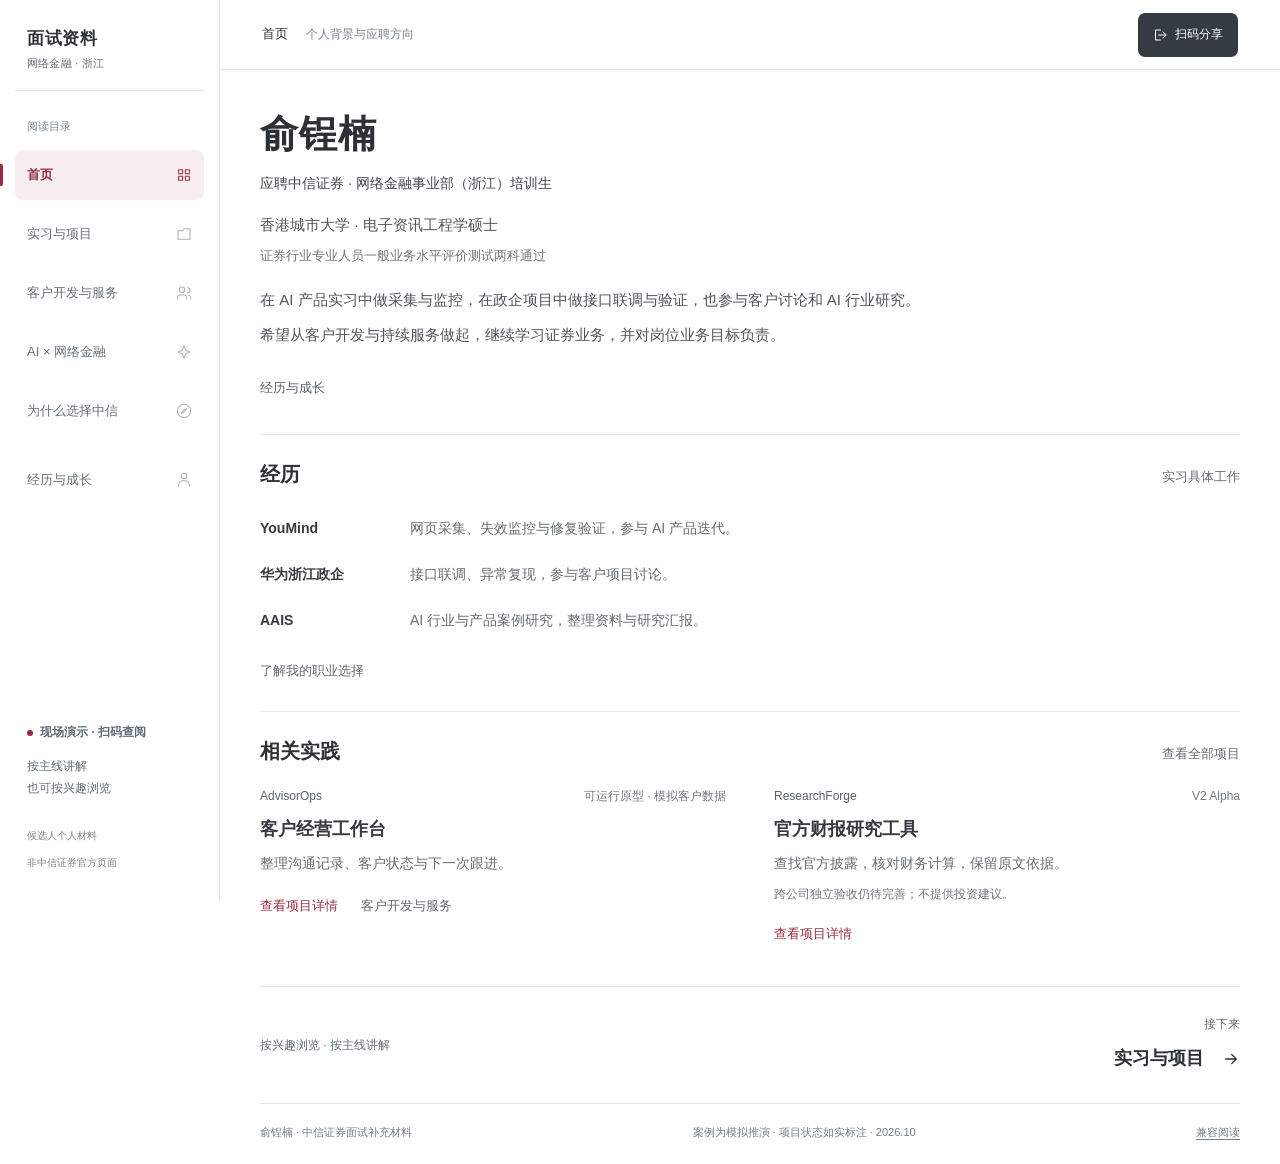
<file: index.html>
<!doctype html>
<html lang="zh-CN"><head><meta charset="UTF-8"><meta name="viewport" content="width=device-width,initial-scale=1"><meta name="theme-color" content="#f5f7f9"><meta name="robots" content="noindex,nofollow,noarchive"><meta name="referrer" content="no-referrer"><meta name="description" content="俞锃楠的中信证券面试补充材料：网络金融事业部（浙江）培训生应聘资料：客户经营、AI 业务应用、真实项目与个人经历。"><meta property="og:title" content="俞锃楠 · 中信证券面试补充材料"><meta property="og:description" content="网络金融事业部（浙江）培训生应聘资料。客户与业务、真实项目和个人经历。"><meta property="og:type" content="website"><meta property="og:url" content="https://pocketvin.github.io/yu-citic-interview/"><title>俞锃楠 · 中信证券面试补充材料</title><link rel="icon" href="[data-uri]" type="image/svg+xml"><link rel="stylesheet" href="./app-4VHGO3Z3.css"><script defer src="./app-WB4RTFLY.js"></script></head><body><div id="root"><div class="app-shell" data-page="home" data-detail=""><a href="#main" class="skip">跳到正文</a><aside class="sidebar"><a href="#home" class="brand" aria-label="面试资料首页"><span><strong>面试资料</strong><small>网络金融 · 浙江</small></span></a><div class="sidebar-label">阅读目录</div><nav aria-label="主导航"><a href="#home" aria-current="page" class="nav-link active"><span>首页</span><svg width="20" height="20" viewBox="0 0 24 24" fill="none" aria-hidden="true"><path d="M4 4h6v6H4zM14 4h6v6h-6zM4 14h6v6H4zM14 14h6v6h-6z" stroke="currentColor" stroke-width="1.55" stroke-linejoin="round" stroke-linecap="round"></path></svg></a><a href="#projects" class="nav-link"><span>实习与项目</span><svg width="20" height="20" viewBox="0 0 24 24" fill="none" aria-hidden="true"><path d="M3 7h7l2-3h9v16H3V7z" stroke="currentColor" stroke-width="1.55" stroke-linejoin="round" stroke-linecap="round"></path></svg></a><a href="#clients" class="nav-link"><span>客户开发与服务</span><svg width="20" height="20" viewBox="0 0 24 24" fill="none" aria-hidden="true"><path d="M16 21v-2a4 4 0 0 0-4-4H6a4 4 0 0 0-4 4v2M17 4a4 4 0 0 1 0 8M22 21v-2a4 4 0 0 0-3-3.9M13 7a4 4 0 1 1-8 0 4 4 0 0 1 8 0" stroke="currentColor" stroke-width="1.55" stroke-linejoin="round" stroke-linecap="round"></path></svg></a><a href="#ai" class="nav-link"><span>AI × 网络金融</span><svg width="20" height="20" viewBox="0 0 24 24" fill="none" aria-hidden="true"><path d="M12 3l2.7 6.3L21 12l-6.3 2.7L12 21l-2.7-6.3L3 12l6.3-2.7L12 3z" stroke="currentColor" stroke-width="1.55" stroke-linejoin="round" stroke-linecap="round"></path></svg></a><a href="#citic" class="nav-link"><span>为什么选择中信</span><svg width="20" height="20" viewBox="0 0 24 24" fill="none" aria-hidden="true"><path d="M22 12a10 10 0 1 1-20 0 10 10 0 0 1 20 0M16 8l-3 5-5 3 3-5 5-3z" stroke="currentColor" stroke-width="1.55" stroke-linejoin="round" stroke-linecap="round"></path></svg></a><a href="#about" class="nav-link"><span>经历与成长</span><svg width="20" height="20" viewBox="0 0 24 24" fill="none" aria-hidden="true"><path d="M20 21v-2a6 6 0 0 0-6-6h-4a6 6 0 0 0-6 6v2M16 6a4 4 0 1 1-8 0 4 4 0 0 1 8 0" stroke="currentColor" stroke-width="1.55" stroke-linejoin="round" stroke-linecap="round"></path></svg></a></nav><div class="sidebar-bottom"><span class="tiny-dot"></span><strong>现场演示 · 扫码查阅</strong><p>按主线讲解<br/>也可按兴趣浏览</p><small>候选人个人材料<br/>非中信证券官方页面</small></div></aside><div class="main-shell"><header class="topbar"><div class="mobile-brand"><a href="#home">面试资料</a><span>网络金融 · 浙江</span></div><div class="breadcrumb"><strong>首页</strong><span>个人背景与应聘方向</span></div><div class="top-actions"><button class="share-button"><svg width="20" height="20" viewBox="0 0 24 24" fill="none" aria-hidden="true"><path d="M9 12h12m-5-5 5 5-5 5M12 4H4v16h8" stroke="currentColor" stroke-width="1.55" stroke-linejoin="round" stroke-linecap="round"></path></svg><span>扫码分享</span></button><button class="icon-btn mobile-menu-button" aria-label="打开目录" aria-expanded="false" aria-controls="mobile-nav"><svg width="20" height="20" viewBox="0 0 24 24" fill="none" aria-hidden="true"><path d="M4 6h16M4 12h16M4 18h16" stroke="currentColor" stroke-width="1.55" stroke-linejoin="round" stroke-linecap="round"></path></svg></button></div></header><main id="main" tabindex="-1" class="main-content"><div class="page-enter"><div class="interview-cover"><header class="cover-introduction"><h1 tabindex="-1">俞锃楠</h1><p class="cover-application">应聘中信证券 · 网络金融事业部（浙江）培训生</p><p class="cover-education">香港城市大学 · 电子资讯工程学硕士</p><p class="cover-finance-study">证券行业专业人员一般业务水平评价测试两科通过</p><div class="cover-introduction-bottom"><div class="cover-self-introduction"><p>在 AI 产品实习中做采集与监控，在政企项目中做接口联调与验证，也参与客户讨论和 AI 行业研究。</p><p>希望从客户开发与持续服务做起，继续学习证券业务，并对岗位业务目标负责。</p></div><div class="cover-actions"><button class="cover-about">经历与成长</button></div></div></header><section class="cover-experience" aria-labelledby="cover-experience-title"><div class="cover-section-heading"><h2 id="cover-experience-title">经历</h2><button class="cover-all-projects">实习具体工作</button></div><div class="cover-experience-list"><button><strong>YouMind</strong><span>网页采集、失效监控与修复验证，参与 AI 产品迭代。</span></button><button><strong>华为浙江政企</strong><span>接口联调、异常复现，参与客户项目讨论。</span></button><button><strong>AAIS</strong><span>AI 行业与产品案例研究，整理资料与研究汇报。</span></button></div><button class="cover-choice-link">了解我的职业选择</button></section><section class="cover-practice" aria-labelledby="cover-practice-title"><div class="cover-section-heading"><h2 id="cover-practice-title">相关实践</h2><button class="cover-all-projects">查看全部项目</button></div><div class="cover-projects"><article class="cover-client-project"><div class="cover-project-meta"><span>AdvisorOps</span><span>可运行原型 · 模拟客户数据</span></div><h3>客户经营工作台</h3><p>整理沟通记录、客户状态与下一次跟进。</p><div class="cover-project-actions"><button class="cover-project-link">查看项目详情</button><button class="cover-reading-link">客户开发与服务</button></div></article><article class="cover-research-project"><div class="cover-project-meta"><span>ResearchForge</span><span>V2 Alpha</span></div><h3>官方财报研究工具</h3><p>查找官方披露，核对财务计算，保留原文依据。</p><p class="cover-project-boundary">跨公司独立验收仍待完善；不提供投资建议。</p><button class="cover-project-link">查看项目详情</button></article></div></section></div></div><footer class="page-navigation"><span class="caption">按兴趣浏览 · 按主线讲解</span><div><span class="caption">接下来</span><button class="next-page">实习与项目<!-- --> <svg width="18" height="18" viewBox="0 0 24 24" fill="none" aria-hidden="true" class=""><path d="M5 12h14M13 6l6 6-6 6" stroke="currentColor" stroke-width="1.7" stroke-linecap="round" stroke-linejoin="round"></path></svg></button></div></footer><div class="site-foot"><span>俞锃楠 · 中信证券面试补充材料</span><span>案例为模拟推演 · 项目状态如实标注 · 2026.10</span><a class="compatible-reading" href="./portable.html#home">兼容阅读</a></div></main></div><div class="toast" role="status" aria-live="polite"></div></div></div><noscript><p>当前浏览器禁用了 JavaScript，已展示个人概览。启用 JavaScript 后可浏览完整六页和交互案例。</p></noscript></body></html>
</file>
<file: app-4VHGO3Z3.css>
@charset "UTF-8";.app-shell[data-page=home] .main-shell,.app-shell[data-page=home] .topbar{background:#fff}.interview-cover{color:#2d3136;max-width:1000px;font-family:PingFang SC,-apple-system,BlinkMacSystemFont,Microsoft YaHei,sans-serif}.interview-cover button{font:inherit;cursor:pointer}.interview-cover button:focus-visible{outline:3px solid #982d42;outline-offset:5px}.cover-introduction{padding:7px 0 24px;background:transparent}.cover-introduction h1{font:600 38px/1.35 PingFang SC,-apple-system,BlinkMacSystemFont,Microsoft YaHei,sans-serif;letter-spacing:.025em;margin:0 0 11px;color:#2d3136}.cover-application{font-size:14px;color:#3f464d;font-weight:500;line-height:1.8;margin:0 0 15px}.cover-education{font-size:15px;line-height:1.8;color:#4e555d;margin:0}.cover-finance-study{color:#70767d;font-size:13px;line-height:1.8;margin:6px 0 0}.cover-introduction-bottom{margin-top:18px}.cover-self-introduction{max-width:720px}.cover-self-introduction p{color:#4e555d;font-size:15px;line-height:1.85;margin:0}.cover-self-introduction p+p{margin-top:7px}.cover-actions{display:flex;align-items:center;gap:24px;margin-top:18px}.cover-about{padding:9px 0;min-height:44px;background:none;border:0;color:#59616a;font-size:13px!important}.cover-about:hover{color:#982d42;text-decoration:underline;text-underline-offset:5px}.cover-section-heading{margin:0 0 10px;display:flex;align-items:baseline;justify-content:space-between;gap:20px}.cover-section-heading h2{font-size:20px;font-weight:600;line-height:1.5;margin:0;color:#2d3136}.cover-all-projects{display:flex;align-items:center;background:none;border:0;padding:6px 0;min-height:44px;color:#626a73;font-size:13px!important;white-space:nowrap}.cover-all-projects:hover{color:#982d42;text-decoration:underline;text-underline-offset:5px}.cover-experience{padding:20px 0 18px;border-top:1px solid #e7e9ec}.cover-experience-list{display:grid;gap:2px}.cover-experience-list button{display:grid;grid-template-columns:132px minmax(0,1fr);align-items:baseline;gap:18px;border:0;background:none;text-align:left;padding:7px 0;min-height:44px}.cover-experience-list button:hover strong{color:#982d42}.cover-experience-list strong{color:#363b42;font-size:14px;font-weight:600;line-height:1.85}.cover-experience-list span{color:#646c74;font-size:14px;line-height:1.85}.cover-choice-link{min-height:44px;background:none;border:0;padding:5px 0;color:#626a73;font-size:13px!important;margin-top:4px}.cover-choice-link:hover{color:#982d42;text-decoration:underline;text-underline-offset:5px}.cover-practice{border-top:1px solid #e7e9ec;padding-top:20px}.cover-projects{display:grid;grid-template-columns:repeat(2,minmax(0,1fr));gap:48px}.cover-projects article{min-width:0;background:none;padding:0}.cover-project-meta{display:flex;align-items:baseline;justify-content:space-between;flex-wrap:wrap;gap:3px 14px;font-size:12px;line-height:1.8;color:#707880;margin-bottom:7px}.cover-project-meta>span:first-child{color:#59616a;font-weight:500}.cover-projects h3{font-size:18px;font-weight:600;line-height:1.6;margin:0 0 7px;color:#363b42}.cover-projects article>p{font-size:14px;line-height:1.85;color:#646c74;margin:0}.cover-project-link{border:0;background:none;color:#982d42;font-size:13px!important;min-height:44px;padding:6px 0;margin-top:7px;font-weight:550!important}.cover-project-link:hover{text-decoration:underline;text-underline-offset:5px}.cover-project-actions{display:flex;align-items:center;flex-wrap:wrap;gap:0 23px}.cover-reading-link{border:0;background:none;color:#626a73;font-size:13px!important;min-height:44px;padding:6px 0;margin-top:7px}.cover-reading-link:hover{color:#982d42;text-decoration:underline;text-underline-offset:5px}.cover-research-project .cover-project-boundary{color:#707880;font-size:12px;line-height:1.8;margin-top:7px}@media(max-width:1180px){.cover-projects{gap:32px}}@media(max-width:600px){.cover-introduction{padding-top:0;padding-bottom:22px}.cover-introduction h1{font-size:32px;margin-bottom:9px}.cover-application{font-size:13px;margin-bottom:15px}.cover-education{font-size:14px}.cover-finance-study{font-size:12px}.cover-self-introduction p{font-size:14px;line-height:1.85}.cover-introduction-bottom,.cover-actions{margin-top:17px}.cover-section-heading{margin-bottom:8px;gap:12px}.cover-section-heading h2{font-size:18px}.cover-experience{padding-top:17px;padding-bottom:16px}.cover-experience-list{gap:6px}.cover-experience-list button{grid-template-columns:1fr;gap:3px;padding:6px 0}.cover-practice{padding-top:17px}.cover-projects{grid-template-columns:1fr;gap:22px}.cover-project-meta{font-size:11px;margin-bottom:7px}.cover-projects h3{font-size:17px}}@media(prefers-reduced-motion:reduce){.interview-cover *{animation:none!important;transition:none!important}}@media print{.cover-actions,.cover-all-projects,.cover-project-link,.cover-reading-link,.cover-choice-link{display:none}.cover-introduction{padding-top:0}.cover-introduction h1{font-size:30px}.cover-projects{grid-template-columns:repeat(2,minmax(0,1fr))}}.about-reader{max-width:1040px}.about-reader p,.about-reader li{font-size:14px;line-height:1.85;color:var(--muted)}.about-reader p{max-width:70ch}.about-reader h2,.about-reader h3{color:var(--ink)}.about-reader h3{font-size:17px;line-height:1.5;font-weight:650;margin:0 0 8px}.about-heading{max-width:760px;margin:5px 0 25px}.about-page-label{font-size:12px;color:var(--red);display:block;margin-bottom:12px;font-weight:650}.about-heading h1{font-family:Songti SC,STSong,SimSun,serif;font-size:34px;line-height:1.35;font-weight:600;letter-spacing:-.025em;margin:0 0 13px}.about-heading>p{font-size:14px}.about-profile{padding:0 0 20px}.about-profile-information{display:flex;align-items:baseline;flex-wrap:wrap;gap:12px 28px}.about-profile-name{font-size:23px;line-height:1.4;font-weight:650;letter-spacing:.08em;color:var(--ink)}.about-profile-facts{display:flex;flex-wrap:wrap;gap:8px 24px;margin:0}.about-profile-facts>div{display:flex;align-items:baseline;gap:10px}.about-profile-facts dt{font-size:12px;color:var(--muted)}.about-profile-facts dd{font-size:14px;margin:0;color:var(--ink)}.about-profile.has-photo{display:grid;grid-template-columns:minmax(0,1fr) 220px;align-items:center;gap:24px}.about-profile.has-photo .about-profile-information{display:block}.about-profile.has-photo .about-profile-facts{margin-top:12px}.about-life-photo{margin:0}.about-life-photo img{display:block;width:100%;height:auto;max-height:240px;object-fit:contain;object-position:right center;border-radius:4px}.about-education{display:grid;grid-template-columns:135px minmax(0,1fr);gap:26px;padding:23px 0;border-top:2px solid var(--ink);border-bottom:1px solid var(--line)}.about-identity h2{font-size:14px;line-height:1.8;font-weight:600;margin:2px 0 0}.about-school{display:flex;justify-content:space-between;align-items:flex-start;gap:18px}.about-school+.about-school{margin-top:18px}.about-school h2{font-size:18px;font-weight:650;margin:0 0 3px;line-height:1.5}.about-school p{font-size:14px}.about-school small{font-size:12px;color:var(--muted);display:block;margin-top:2px}.about-school time,.about-experience-date time{font-size:12px;font-variant-numeric:tabular-nums;color:var(--muted);white-space:nowrap;line-height:1.8}.about-school.school-compact{padding-top:14px;border-top:1px solid var(--line)}.school-compact>div{display:flex;align-items:baseline;flex-wrap:wrap;gap:4px 10px}.about-school.school-compact h2{font-size:14px;margin:0}.about-school.school-compact p{font-size:12px}.about-language{display:flex;align-items:center;flex-wrap:wrap;gap:8px 15px;padding-top:16px;font-size:12px}.about-language>span{color:var(--muted)}.about-language>strong{color:var(--ink);font-weight:600}.about-language>p{font-size:12px;margin-left:auto}.about-jump-nav{display:flex;flex-wrap:wrap;gap:4px 17px;padding:10px 0 0}.about-jump-nav button{border:0;background:none;padding:8px 0;min-height:42px;color:var(--muted);font-size:12px}.about-jump-nav button:hover{color:var(--red)}.about-section-heading{display:flex;justify-content:space-between;align-items:baseline;gap:24px;margin:34px 0 17px}.about-section-heading h2{font-size:20px;font-weight:650;line-height:1.5;margin:0;scroll-margin-top:105px}.about-section-heading>p{font-size:12px;max-width:390px;text-align:right}.about-experience-list{border-top:1px solid var(--line)}.about-experience-row{display:grid;grid-template-columns:155px minmax(0,1fr);gap:26px;padding:23px 0;border-bottom:1px solid var(--line)}.about-experience-date{padding-top:3px}.about-experience-date>span{display:block;color:var(--muted);font-size:12px;margin-top:6px}.about-experience-body h3>small{font-size:12px;font-weight:400;color:var(--muted);margin-left:12px}.about-experience-body>ul{padding:0;list-style:none;margin:11px 0 12px;display:grid;gap:5px}.about-experience-body li{position:relative;padding-left:13px}.about-experience-body li:before{content:"";position:absolute;left:0;width:4px;height:4px;top:.78em;border-radius:50%;background:#8195a3}.about-experience-body .about-reflection{font-size:14px;color:#516f82;padding-top:2px}.about-campus{display:grid;grid-template-columns:1.1fr 1fr;gap:24px}.about-campus>article{padding:19px 22px 21px;border:1px solid var(--line);border-radius:6px;background:#fff}.about-role{display:block;font-size:12px;margin-bottom:8px;color:var(--red);font-weight:600}.about-campus .about-personal-view{margin-top:11px;color:#536e81}.about-hobbies{display:grid;grid-template-columns:1.05fr 1fr;gap:27px;align-items:start}.about-music{border-left:3px solid var(--red);background:#eff3f6;padding:20px 22px;border-radius:0 6px 6px 0}.about-music-head{display:flex;align-items:center;gap:13px;margin-bottom:10px}.about-music-head h3{margin:0}.about-bass-symbol{width:29px;height:29px;display:flex;gap:5px;justify-content:center;transform:rotate(10deg)}.about-bass-symbol i{width:1px;height:29px;display:block;background:#627b8b}.about-bass-symbol i:nth-child(2){width:2px}.about-bass-symbol i:nth-child(3){width:2px}.about-bass-symbol i:nth-child(4){width:3px}.about-music .about-music-note{margin-top:11px;font-size:14px;color:#536e81}.about-hobby-notes article+article{margin-top:19px;padding-top:18px;border-top:1px solid var(--line)}.about-preparation{margin:16px 0 0;padding-top:15px;border-top:1px solid var(--line)}.about-preparation>div{display:grid;grid-template-columns:72px minmax(0,1fr);gap:16px}.about-preparation>div+div{margin-top:13px}.about-preparation dt{color:var(--muted);font-size:12px;line-height:1.85;padding-top:2px}.about-preparation dd{margin:0}.about-preparation dd>p{font-size:13px;line-height:1.85}.about-preparation .about-inline-link{min-height:36px;padding:5px 0;margin-top:3px}.about-honors{margin-top:17px;padding-top:15px;border-top:1px solid var(--line)}.about-honors>h3{font-size:12px;color:var(--muted);font-weight:400;margin:0 0 10px}.about-honor{display:grid;grid-template-columns:45px minmax(0,1fr);gap:15px}.about-honor>time{font-size:12px;line-height:1.8;color:var(--muted);font-variant-numeric:tabular-nums;padding-top:2px}.about-honor-title{display:flex;flex-wrap:wrap;align-items:baseline;gap:5px 13px}.about-honor-title h4{font-size:16px;line-height:1.65;font-weight:600;margin:0;color:var(--ink)}.about-honor-title>span{font-size:13px;line-height:1.8;color:var(--red);font-weight:600;white-space:nowrap}.about-honor p{font-size:13px;margin-top:4px}.about-honor-source{display:inline-flex;align-items:center;gap:8px;min-height:36px;font-size:12px;color:var(--red);text-decoration:none}.about-honor-source:hover{text-decoration:underline;text-underline-offset:4px}.about-honor-source:focus-visible{outline:2px solid var(--red);outline-offset:3px}.about-work-notes{display:grid;grid-template-columns:repeat(2,minmax(0,1fr));gap:26px;border-top:1px solid var(--line);padding-top:19px}.about-work-notes article{min-width:0}.about-work-notes h3{font-size:16px}.about-work-notes p{font-size:14px}.about-inline-link{display:inline-flex;align-items:center;gap:9px;background:none;border:0;color:var(--red);padding:9px 0;min-height:42px;font-size:12px;font-weight:600}.about-inline-link:hover{text-decoration:underline;text-underline-offset:4px}.about-more{border-top:1px solid var(--line);border-bottom:1px solid var(--line);margin-top:16px}.about-more summary{cursor:pointer;display:flex;align-items:center;justify-content:space-between;gap:15px;list-style:none;font-size:14px;font-weight:600;padding:17px 0}.about-more summary::-webkit-details-marker{display:none}.about-more summary>span{font-size:18px;color:var(--red);font-weight:400}.about-more[open] summary>span{transform:rotate(45deg)}.about-more>p{padding:0 0 17px}.about-direction{display:flex;gap:25px;align-items:end;justify-content:space-between;margin-top:32px;padding:23px 25px;background:#eaf0f5;border-radius:6px}.about-direction h2{font-size:20px;margin:0 0 10px;scroll-margin-top:105px}.about-direction p+p{margin-top:8px}.about-direction>.about-inline-link{flex:none}@media(max-width:1080px){.about-work-notes{grid-template-columns:1fr;gap:17px}.about-work-notes article+article{padding-top:17px;border-top:1px solid var(--line)}.about-direction{display:block}.about-direction>.about-inline-link{margin-top:8px}.about-language>p{margin-left:0}}@media(max-width:680px){.about-reader p,.about-reader li{font-size:14px;line-height:1.85}.about-heading{margin:4px 0 21px}.about-heading h1{font-size:28px;margin-bottom:12px}.about-profile{padding-bottom:17px}.about-profile-information{gap:10px 22px}.about-profile-name{font-size:21px}.about-profile-facts{gap:7px 18px}.about-profile.has-photo{grid-template-columns:minmax(0,1fr) 120px;gap:16px}.about-life-photo img{max-height:180px}.about-education{grid-template-columns:1fr;gap:16px;padding:19px 0}.about-identity h2{margin:0;font-size:14px}.about-school{display:block}.about-school time{display:block;margin-top:5px}.about-school h2{font-size:17px}.about-school+.about-school{margin-top:17px}.about-language{gap:8px 13px;padding-top:14px}.about-language>p{font-size:12px;width:100%}.about-preparation>div{grid-template-columns:1fr;gap:4px}.about-preparation dt{font-weight:600;color:var(--ink)}.about-preparation dd>p{font-size:14px}.about-honors>h3{font-size:12px}.about-honor{grid-template-columns:1fr;gap:3px}.about-honor-title h4{font-size:16px}.about-honor p{font-size:14px}.about-jump-nav{gap:4px 16px}.about-jump-nav button{font-size:12px}.about-section-heading{display:block;margin:29px 0 14px}.about-section-heading h2{font-size:20px}.about-section-heading>p{font-size:12px;text-align:left;margin-top:5px}.about-experience-row{grid-template-columns:1fr;gap:8px;padding:19px 0}.about-experience-date{display:flex;align-items:baseline;justify-content:space-between;flex-wrap:wrap;gap:4px 12px;padding:0}.about-experience-date>span{margin:0}.about-experience-body h3{font-size:17px}.about-experience-body h3>small{display:block;margin:4px 0 0}.about-experience-body .about-reflection{font-size:14px}.about-campus{grid-template-columns:1fr;gap:13px}.about-campus>article{padding:17px 18px}.about-campus h3{font-size:17px}.about-hobbies{grid-template-columns:1fr;gap:20px}.about-music{padding:18px}.about-music .about-music-note{font-size:14px}.about-hobby-notes article+article{margin-top:17px;padding-top:17px}.about-work-notes{gap:17px;padding-top:17px}.about-work-notes h3{font-size:17px}.about-more summary{font-size:14px}.about-direction{padding:19px 18px;margin-top:27px}.about-direction h2{font-size:20px}.about-direction p{font-size:14px}}@media print{.about-jump-nav,.about-inline-link{display:none}.about-reader{max-width:none}.about-heading h1{font-size:28px}.about-experience-row,.about-campus>article,.about-music{break-inside:avoid}.about-work-notes{grid-template-columns:repeat(2,minmax(0,1fr))}.about-work-notes article+article{border:0;padding-top:0}.about-more:not([open]){display:none}}.image-fallback{display:flex;align-items:center;justify-content:center;width:100%;max-width:100%;min-height:140px;padding:24px;background:#f2f3f4;color:#626a73;font-size:13px;line-height:1.8;text-align:center;border-radius:6px;margin:0}.about-life-photo .image-fallback{min-height:180px;padding:14px}.image-zoom:disabled{cursor:default;opacity:1}.image-zoom:disabled>span{display:none}.compatible-reading{color:inherit;text-underline-offset:3px;white-space:nowrap}.brand,.mobile-brand a{touch-action:manipulation;-webkit-user-select:none;user-select:none}.modal.prep-modal.wide{width:min(1060px,calc(100vw - 40px));height:min(840px,calc(100dvh - 40px));max-height:calc(100dvh - 40px);padding:0;overflow:hidden;background:#fff;color:#30363c;border-color:#d8dfe5;border-radius:10px}.modal.prep-modal[open]{display:flex;flex-direction:column}.modal.prep-modal>.modal-head{flex:none;padding:17px 24px 15px;margin:0;border-bottom:1px solid #e5e9ed;align-items:center}.modal.prep-modal>.modal-head h2{font-size:22px;font-weight:600;line-height:1.5}.modal.prep-modal>.modal-head .icon-btn{margin-right:-5px;flex:none}.interview-prep{display:flex;flex-direction:column;min-height:0;flex:1;font-family:PingFang SC,-apple-system,BlinkMacSystemFont,Microsoft YaHei,sans-serif}.interview-prep button,.interview-prep input{font-family:inherit}.interview-prep button:focus-visible,.interview-prep input:focus-visible,.interview-prep a:focus-visible,.interview-prep summary:focus-visible{outline:3px solid #982d42;outline-offset:3px}.prep-toolbar{flex:none;padding:17px 24px 10px;border-bottom:1px solid #e5e9ed;background:#fff}.prep-intro{font-size:13px;line-height:1.7;color:#747c84;margin:0 0 13px}.prep-search{display:block;margin:0 0 13px}.prep-search>span{display:block;color:#505a63;font-size:13px;line-height:1.7;margin-bottom:6px}.prep-search input{display:block;width:100%;height:43px;min-width:0;padding:8px 12px;background:#fff;color:#30363c;border:1px solid #cdd6de;border-radius:5px;font-size:14px;line-height:1.6}.prep-search input::placeholder{color:#818991;opacity:1}.prep-category-filters{display:flex;flex-wrap:wrap;gap:7px}.prep-category-filters button{min-height:38px;padding:7px 12px;background:#fff;border:1px solid #d7dfe5;border-radius:5px;color:#56616b;font-size:13px;line-height:1.6}.prep-category-filters button:hover{border-color:#b8c4ce;color:#982d42}.prep-category-filters button[aria-pressed=true]{background:#f7edf0;color:#982d42;border-color:#d5a7b3;font-weight:550}.prep-result-controls{display:flex;align-items:center;gap:20px;margin-top:7px;min-height:38px}.prep-priority{display:flex;align-items:center;gap:7px;color:#505a63;font-size:13px;line-height:1.7;cursor:pointer;min-height:38px}.prep-priority input{width:15px;height:15px;margin:0;accent-color:#982d42}.prep-count{font-size:12px;color:#737c85;line-height:1.7;margin:0}.prep-reset{margin-left:auto;border:0;background:none;padding:7px 0;min-height:38px;font-size:12px;color:#68727c}.prep-reset:hover{color:#982d42;text-decoration:underline;text-underline-offset:4px}.prep-results{flex:1;min-height:0;overflow-y:auto;overscroll-behavior:contain;scrollbar-gutter:stable;padding:0 24px 22px}.prep-question{border-bottom:1px solid #e2e7ec;margin:0;overflow:visible}.prep-question>summary{list-style:none;display:flex;align-items:center;gap:22px;padding:18px 0;cursor:pointer;min-height:68px}.prep-question>summary::-webkit-details-marker{display:none}.prep-question-heading{flex:1;min-width:0}.prep-question-meta{display:flex;align-items:center;flex-wrap:wrap;gap:10px;margin-bottom:5px;color:#7b858e;font-size:12px;line-height:1.6}.prep-question-meta .prep-priority-mark{color:#982d42}.prep-question-heading>strong{display:block;font-size:16px;line-height:1.65;font-weight:550;color:#333b43}.prep-question-toggle{flex:none;font-size:21px;font-weight:400;line-height:1;color:#982d42;transition:transform .15s ease}.prep-question[open]>summary .prep-question-toggle{transform:rotate(45deg)}.prep-answer{max-width:830px;padding:0 0 22px;color:#505d68}.prep-answer section+section{margin-top:23px}.prep-answer h3{font-size:13px;line-height:1.7;font-weight:600;color:#404c56;margin:0 0 10px}.prep-answer p{font-size:15px;line-height:1.95;margin:0}.prep-answer p+p{margin-top:10px}.prep-answer .prep-answer-lead{font-weight:550;color:#333d46;margin-bottom:10px}.prep-answer .prep-followup-question{font-weight:550;color:#465460;margin-bottom:8px}.prep-followup{border-left:2px solid #d9e1e8;padding-left:15px}.prep-evidence{padding-top:17px;border-top:1px solid #e6ebef}.prep-evidence p,.prep-boundary p{font-size:13px;line-height:1.85;color:#69747e}.prep-evidence-link{display:inline-flex;align-items:center;gap:8px;border:0;background:none;min-height:42px;padding:7px 0;margin-top:5px;color:#982d42;font-size:13px;font-weight:550}.prep-evidence-link:hover{text-decoration:underline;text-underline-offset:5px}.prep-sources{display:flex;flex-direction:column;align-items:flex-start;gap:7px;margin-top:11px}.prep-sources a{font-size:12px;line-height:1.75;color:#697680;text-decoration:underline;text-underline-offset:3px;text-decoration-color:#bdc9d2;overflow-wrap:anywhere}.prep-sources a:hover{color:#982d42}.prep-boundary h3{color:#7c5964}.prep-empty{padding:35px 0;color:#596570}.prep-empty p{font-size:16px;line-height:1.8;margin:0 0 6px}.prep-empty>span{display:block;font-size:14px;line-height:1.8;color:#7a848e}.prep-empty button{border:0;background:none;color:#982d42;min-height:44px;padding:8px 0;font-size:13px;margin-top:9px}@media(max-width:600px){.modal.prep-modal.wide{width:calc(100vw - 20px);height:calc(100dvh - 20px);max-height:calc(100dvh - 20px);border-radius:8px}.modal.prep-modal>.modal-head{padding:12px 17px 10px}.modal.prep-modal>.modal-head h2{font-size:20px}.prep-toolbar{padding:12px 17px 8px}.prep-intro{font-size:12px;line-height:1.75;margin-bottom:10px}.prep-search{margin-bottom:10px}.prep-search input{height:44px;font-size:16px;padding:8px 10px}.prep-category-filters{gap:6px}.prep-category-filters button{font-size:12px;min-height:44px;padding:8px 10px}.prep-result-controls{gap:14px;min-height:44px;margin-top:5px}.prep-priority{min-height:44px;font-size:12px}.prep-count{font-size:12px}.prep-reset{font-size:12px;min-height:44px}.prep-results{padding:0 17px 18px;scrollbar-gutter:auto}.prep-question>summary{gap:16px;padding:15px 0}.prep-question-meta{font-size:11px;margin-bottom:5px}.prep-question-heading>strong{font-size:15px;line-height:1.7}.prep-question-toggle{font-size:20px}.prep-answer{padding-bottom:20px}.prep-answer p{font-size:14px;line-height:1.95}.prep-answer h3,.prep-evidence p,.prep-boundary p{font-size:13px}.prep-followup{padding-left:12px}.prep-sources a{font-size:12px}.prep-evidence-link{min-height:44px}}@media(max-width:360px){.prep-result-controls{gap:9px}.prep-category-filters button{padding-left:9px;padding-right:9px}}@media(prefers-reduced-motion:reduce){.interview-prep *{animation:none!important;transition:none!important}}.icc-experience{margin:0 0 32px;scroll-margin-top:110px}.icc-experience:focus{outline:none}.icc-experience-heading{display:flex;align-items:baseline;justify-content:space-between;gap:22px;margin-bottom:15px}.icc-experience-heading h2{margin:0;color:var(--ink);font-size:20px;line-height:1.5;font-weight:650}.icc-experience-heading>p{margin:0;color:var(--muted);font-size:12px;line-height:1.7}.icc-experience-grid{display:grid;grid-template-columns:repeat(3,minmax(0,1fr));background:#fff;border:1px solid var(--line);border-radius:7px;overflow:hidden}.icc-experience-entry{display:flex;flex-direction:column;min-width:0;padding:20px;border-right:1px solid var(--line)}.icc-experience-entry:last-child{border-right:0}.icc-experience-entry-heading{margin-bottom:15px}.icc-experience-entry-heading time{display:block;color:var(--muted);font-size:12px;line-height:1.7;font-variant-numeric:tabular-nums;margin-bottom:9px}.icc-experience-entry-heading h3{margin:0 0 4px;color:var(--ink);font-size:18px;line-height:1.5;font-weight:650}.icc-experience-organization{color:var(--muted);font-size:12px;line-height:1.7;margin:0 0 8px;overflow-wrap:anywhere}.icc-experience-role{color:var(--ink);font-size:13px;line-height:1.6;margin:0}.icc-experience-work{list-style:none;display:grid;gap:9px;margin:0 0 18px;padding:0}.icc-experience-work li{position:relative;padding-left:12px;color:var(--muted);font-size:14px;line-height:1.8}.icc-experience-work li:before{content:"";width:3px;height:3px;background:#7c909e;border-radius:50%;position:absolute;top:.8em;left:0}.icc-experience-note{margin:auto 0 0;padding-top:13px;border-top:1px solid #e9eef2;color:#4f6c7f;font-size:14px;line-height:1.8}.icc-experience-note>span{display:block;color:var(--muted);font-size:11px;font-weight:600;margin-bottom:4px}@media(max-width:930px)and (min-width:761px){.icc-experience-entry{padding:17px 15px}.icc-experience-entry-heading h3{font-size:17px}}@media(max-width:760px){.icc-experience{margin-bottom:28px;scroll-margin-top:100px}.icc-experience-heading{display:block;margin-bottom:13px}.icc-experience-heading>p{margin-top:4px}.icc-experience-grid{grid-template-columns:1fr}.icc-experience-entry{padding:19px 18px;border-right:0;border-bottom:1px solid var(--line)}.icc-experience-entry:last-child{border-bottom:0}.icc-experience-entry-heading{margin-bottom:13px}.icc-experience-entry-heading time{margin-bottom:7px}.icc-experience-entry-heading h3{font-size:18px}.icc-experience-work{gap:8px;margin-bottom:15px}.icc-experience-work li,.icc-experience-note{font-size:14px}.icc-experience-note{padding-top:12px}}@media print{.icc-experience-entry{break-inside:avoid}.icc-experience-grid{grid-template-columns:repeat(3,minmax(0,1fr))}.icc-experience-heading h2{font-size:18px}}:root{--bg:#f6f5f1;--paper:#fffefa;--ink:#202825;--muted:#69716c;--line:#e3e5de;--red:#a93137;--redlight:#f5e9e5;--green:#345d4f;--greenlight:#eaf0e9;--gold:#846139;--goldlight:#f4ede0;--blue:#416172;--bluelight:#eaf0f3;--pink:#935d70;--pinklight:#f5ecf0;--radius:18px;--shadow:0 12px 45px #1c2e2110;--sidebar:224px}*{box-sizing:border-box}html{scroll-behavior:smooth;scroll-padding-top:100px}body{margin:0;background:var(--bg);color:var(--ink);font-family:-apple-system,BlinkMacSystemFont,PingFang SC,Microsoft YaHei,sans-serif;font-size:15px;line-height:1.75;-webkit-font-smoothing:antialiased}button,input{font:inherit}button,a{-webkit-tap-highlight-color:transparent}button{cursor:pointer;color:inherit}a{color:inherit}button:disabled{cursor:default;opacity:.38}svg{flex-shrink:0;vertical-align:middle}img{max-width:100%;display:block}h1,h2,h3,h4,p{margin-top:0}h1,h2,h3,h4{line-height:1.4}h1{letter-spacing:-.045em}p{margin-bottom:0}h1:focus,main:focus{outline:none}a:focus-visible,button:focus-visible,summary:focus-visible,input:focus-visible{outline:3px solid #9a5b35;outline-offset:4px}button:disabled:focus{outline:none}::selection{background:#efd5ca}body:has(dialog[open]){overflow:hidden}.mono{font-family:ui-monospace,SFMono-Regular,Consolas,monospace;font-variant-numeric:tabular-nums}.eyebrow{font-size:10px;font-weight:750;letter-spacing:.16em;text-transform:uppercase;color:var(--red);display:block;margin-bottom:12px}.caption{font-size:12px;color:var(--muted);line-height:1.7}.muted{color:var(--muted);font-size:12px}.accent{color:var(--red)}.arrow-back{transform:rotate(180deg)}.tiny-dot{display:inline-block;width:6px;height:6px;border-radius:50%;background:var(--red);flex:none}.tiny-dot.hollow{background:none;border:1px solid var(--muted)}.skip{position:fixed;top:-100px;left:20px;z-index:100;background:var(--ink);color:#fff;padding:14px 20px;border-radius:8px}.skip:focus{top:12px}.grid{display:grid;gap:18px}.grid.two{grid-template-columns:repeat(2,minmax(0,1fr))}.grid.three{grid-template-columns:repeat(3,minmax(0,1fr))}.tag{display:inline-flex;align-items:center;white-space:normal;border:1px solid var(--line);background:#f4f5f0;color:#526056;border-radius:6px;padding:3px 9px;font-size:11px;line-height:1.6;font-weight:550}.tag.green{background:var(--greenlight);color:var(--green);border-color:#cfddd0}.tag.red{background:var(--redlight);color:var(--red);border-color:#edd2cc}.tag.gold{background:var(--goldlight);color:var(--gold);border-color:#e7dac2}.btn{display:inline-flex;align-items:center;justify-content:center;gap:12px;min-height:44px;background:var(--paper);border:1px solid #cfd4ca;border-radius:9px;padding:11px 18px;font-size:13px;font-weight:650;text-decoration:none;transition:background .18s,transform .18s}.btn:hover:not(:disabled){background:#efeee6;transform:translateY(-1px)}.btn.primary{background:var(--red);border-color:var(--red);color:#fff}.btn.primary:hover{background:#8d272d}.btn.small{min-height:40px;padding:8px 15px}.text-btn{display:inline-flex;gap:9px;align-items:center;justify-content:center;border:0;background:none;min-height:44px;padding:7px 0;font-size:13px;font-weight:600;text-decoration:none}.text-btn:hover:not(:disabled){color:var(--red)}.external{display:inline-flex;align-items:center;font-size:12px;line-height:1.5;text-decoration:underline;text-underline-offset:4px;text-decoration-color:#c2c9be}.external:hover{color:var(--red)}.icon-btn{display:inline-flex;align-items:center;justify-content:center;width:44px;height:44px;border:0;border-radius:9px;background:transparent}.icon-btn:hover{background:#f0f0e9}.sidebar{width:var(--sidebar);position:fixed;inset:0 auto 0 0;background:#efefe8;border-right:1px solid var(--line);display:flex;flex-direction:column;padding:34px 16px 26px;z-index:25}.brand{display:flex;align-items:center;gap:12px;text-decoration:none;padding:0 10px}.brand-mark{position:relative;display:grid;place-items:center;width:43px;height:43px;background:var(--red);color:#fff;border-radius:10px;font-size:24px;line-height:1}.brand-mark>span{position:absolute;width:5px;height:5px;background:#e6c4a4;right:5px;bottom:5px;border-radius:1px}.brand strong{display:block;font-size:17px;letter-spacing:.08em;line-height:1.35}.brand small{font-size:8px;letter-spacing:.07em;line-height:1.3;display:block;margin-top:6px;color:var(--muted)}.sidebar-label{font-size:10px;letter-spacing:.1em;color:#7a8177;padding:0 12px;margin:50px 0 15px}.sidebar nav{display:grid;gap:6px}.nav-link{display:flex;gap:12px;align-items:center;text-decoration:none;color:#626d64;border-radius:9px;padding:13px 12px;font-size:12px;position:relative;min-height:49px}.nav-link>.mono{font-size:10px;color:#818b80}.nav-link svg{margin-left:auto;opacity:.55;width:16px}.nav-link:hover{background:#e6e8de}.nav-link.active{background:var(--paper);color:var(--ink);box-shadow:0 2px 8px #19382305;font-weight:700}.nav-link.active:before{position:absolute;content:"";height:18px;left:-16px;width:3px;background:var(--red);border-radius:0 2px 2px 0}.nav-link.active .mono{color:var(--red)}.nav-link.active svg{color:var(--red);opacity:1}.sidebar-bottom{margin-top:auto;padding:28px 12px 0;color:var(--muted)}.sidebar-bottom strong{font-size:11px;margin-left:7px;font-weight:600}.sidebar-bottom p{font-size:11px;margin:10px 0 20px;line-height:1.85}.sidebar-bottom small{font-size:9px;color:#7c847a}.main-shell{margin-left:var(--sidebar);min-width:0}.topbar{height:74px;border-bottom:1px solid var(--line);display:flex;align-items:center;justify-content:space-between;padding:0 40px;position:sticky;top:0;z-index:20;background:#f6f5f1ed;backdrop-filter:blur(18px)}.breadcrumb{display:flex;align-items:center;gap:21px;font-size:12px;color:var(--muted)}.breadcrumb>.mono{font-size:10px;color:#8b9187}.top-actions{display:flex;align-items:center;gap:15px}.share-button{display:flex;align-items:center;justify-content:center;gap:7px;padding:8px 10px;min-height:42px;border:0;background:transparent;font-size:12px;border-radius:8px}.share-button svg{width:15px}.share-button{background:var(--ink);color:var(--paper);padding:9px 14px}.share-button:hover{background:#3a453e}.mobile-brand,.mobile-menu-button,.mobile-nav{display:none}.main-content{max-width:1220px;margin:0 auto;padding:42px 44px 20px}.page-heading{max-width:840px;margin:5px 0 35px}.page-heading h1{font-size:46px;margin:0 0 20px;font-weight:620;line-height:1.22}.lead{font-size:16px;color:var(--muted);max-width:735px;line-height:1.9}.section-title{display:flex;align-items:end;justify-content:space-between;gap:25px;margin:44px 0 21px}.section-title .eyebrow{margin-bottom:8px}.section-title h2{font-size:24px;font-weight:620;margin:0;letter-spacing:-.025em}.section-title>p{font-size:12px;max-width:360px;color:var(--muted)}.section-title.compact{margin-top:0}.section-title.compact h2{font-size:19px}.page-enter{animation:page-in .35s ease both}@keyframes page-in{0%{opacity:0;transform:translateY(9px)}to{opacity:1;transform:none}}.page-navigation{border-top:1px solid #d8ddd2;margin-top:54px;padding:24px 0;display:flex;justify-content:space-between;align-items:center;gap:20px}.page-navigation>div{text-align:right}.next-page{background:transparent;border:0;display:flex;align-items:center;justify-content:flex-end;gap:18px;font-size:18px;font-weight:650;min-height:44px;padding:5px 0}.next-page:hover{color:var(--red)}.site-foot{border-top:1px solid var(--line);padding-top:18px;display:flex;align-items:center;justify-content:space-between;gap:18px;color:#7c837a;font-size:10px}.anchor-offset{scroll-margin-top:95px}.hero-grid{display:grid;grid-template-columns:1.2fr 1fr;align-items:center;gap:37px;padding:31px 0 53px}.role-label{display:flex;align-items:center;gap:8px;font-size:11px;margin:26px 0 19px;color:#667060}.hero-copy h1{font-size:clamp(38px,3.7vw,58px);font-weight:650;line-height:1.25;margin:0;letter-spacing:-.055em}.hero-intro{color:var(--muted);font-size:15px;line-height:1.95;margin:25px 0}.hero-actions{display:flex;align-items:center;flex-wrap:wrap;gap:12px 21px;margin-top:29px}.identity-line{margin-top:34px;font-size:11px;color:var(--muted);display:flex;gap:10px;align-items:center;flex-wrap:wrap}.identity-line i{height:10px;width:1px;background:#c8cec1}.hero-evidence{border:1px solid #d9ded3;border-radius:18px;background:var(--paper);overflow:hidden;box-shadow:var(--shadow);transform:rotate(.5deg)}.evidence-top{padding:16px 21px;border-bottom:1px solid #e9e9e1;display:flex;justify-content:space-between;font-size:11px;color:var(--muted)}.evidence-top>.mono{font-size:9px}.hero-point{display:flex;gap:14px;padding:23px 22px;border-bottom:1px solid #efeee7}.point-num{color:var(--red);font:11px ui-monospace,monospace;margin-top:4px}.hero-point h3{font-size:15px;line-height:1.5;margin:0 0 7px;font-weight:650}.hero-point p{font-size:12px;color:var(--muted);line-height:1.8}.evidence-bottom{padding:18px 22px;background:#edf0e6;display:flex;gap:14px;align-items:center}.evidence-bottom svg{color:var(--green);width:17px}.evidence-bottom p{font-size:10px;color:var(--muted)}.evidence-bottom strong{font-weight:550;display:block;color:var(--green);font-size:11px;margin-top:3px}.home-path{padding-top:27px;border-top:1px solid #d9ddd2}.path-card{text-align:left;background:var(--paper);border:1px solid var(--line);border-radius:13px;padding:22px;display:flex;flex-direction:column;transition:transform .2s,border-color .2s}.path-card:hover{transform:translateY(-3px);border-color:#bbbfaf}.path-top{display:flex;align-items:center;justify-content:space-between;margin-bottom:22px}.path-top svg{color:var(--red)}.path-top .mono{font-size:10px;color:#929789}.path-card h3{font-size:18px;margin:0 0 10px}.path-card p{font-size:13px;line-height:1.85;color:var(--muted)}.card-action{font-size:11px;font-weight:650;display:flex;align-items:center;justify-content:space-between;gap:15px;margin-top:auto;padding-top:27px}.card-action svg{width:15px}.home-footnote{display:flex;justify-content:space-between;gap:20px;align-items:center;margin-top:28px;font-size:11px;color:var(--muted)}.business-flow{display:grid;grid-template-columns:repeat(4,minmax(0,1fr));gap:0;border:1px solid var(--line);border-radius:15px;background:#eeefe7;overflow:hidden}.business-stage{padding:20px;border-right:1px solid var(--line)}.business-stage:last-child{border:0}.business-stage>.mono{font-size:10px;color:#87907f}.business-stage h3{font-size:15px;margin:12px 0 10px}.business-stage p{font-size:12px;line-height:1.85;color:var(--muted)}.case-tabs{display:flex;flex-wrap:wrap;gap:8px;margin-bottom:20px}.case-tab{border:1px solid #d9ded2;background:transparent;border-radius:8px;min-height:42px;padding:9px 16px;font-size:12px;color:#616d60}.case-tab:hover{background:#eeefe5}.case-tab.active{background:var(--ink);color:#fff;border-color:var(--ink)}.case-sheet{background:var(--paper);border:1px solid var(--line);border-radius:17px;padding:28px}.case-identity{display:flex;gap:16px;align-items:center}.avatar{width:61px;height:67px;border-radius:10px;background:#efddd4;color:#8f4a3a;font-size:30px;display:grid;place-items:center;font-family:Songti SC,serif;flex:none}.case-identity h2{margin:8px 0 3px;font-size:24px}.case-identity p{font-size:12px;color:var(--muted)}.case-assets{margin-left:auto;text-align:right}.case-assets span,.case-assets strong,.case-assets small{display:block}.case-assets span{font-size:11px;color:var(--gold);margin-bottom:7px}.case-assets strong{font-size:13px;font-weight:600}.case-assets small{font-size:10px;color:var(--muted);margin-top:5px}.case-story{font-size:14px;color:#5c685d;line-height:1.9;background:#f2f3ec;border-radius:11px;padding:17px 20px;margin:23px 0}.facts-grid{padding:3px 2px 22px;border-bottom:1px solid var(--line)}.facts-grid h3{font-size:13px;display:flex;align-items:center;gap:7px;margin-bottom:10px}.clean-list{list-style:none;padding:0;margin:0;display:grid;gap:7px}.clean-list li{position:relative;padding-left:14px;font-size:12px;color:var(--muted);line-height:1.85}.clean-list li:before{position:absolute;left:0;top:.75em;content:"";width:3px;height:3px;background:#9aa58e;border-radius:1px}.question-block{display:grid;grid-template-columns:.8fr 1.25fr;gap:25px;padding:25px 0}.question-block h3{font-size:19px;max-width:220px;margin:0}.question-block ol{list-style:none;counter-reset:q;padding:0;margin:0;display:grid;gap:9px}.question-block li{counter-increment:q;display:flex;gap:13px;font-size:13px;color:#475444;line-height:1.8}.question-block li:before{content:"0"counter(q);font-size:10px;font-family:ui-monospace,monospace;color:#86957c;margin-top:3px}.event-toggle{width:100%;display:flex;align-items:center;gap:14px;padding:16px 18px;border:1px dashed #c7c1a9;border-radius:10px;background:#f6f2e5;text-align:left;transition:background .2s}.event-toggle.on{border-style:solid;border-color:#d6a9a0;background:#f6e7e0}.switch{width:33px;height:19px;background:#c4c5b3;border-radius:99px;display:flex;align-items:center;padding:3px;flex:none;transition:background .2s}.switch>span{display:block;width:13px;height:13px;background:#fff;border-radius:50%;box-shadow:0 1px 3px #1b29101c;transition:transform .2s}.on .switch{background:var(--red)}.on .switch>span{transform:translate(14px)}.event-toggle strong{display:block;font-size:13px}.event-toggle small{display:block;font-size:11px;color:var(--muted);margin-top:4px}.event-label{margin-left:auto;white-space:nowrap;font-size:10px;color:var(--gold)}.on .event-label{color:var(--red)}.action-grid{margin-top:25px;gap:24px;animation:page-in .3s}.action-grid h3{font-size:17px;margin:0 0 12px}.action-grid p{font-size:13px;color:#65705f;line-height:1.9}.action-grid blockquote{margin:0;font-size:13px;line-height:1.9;color:#65705f}.opening{padding-left:23px;border-left:1px solid var(--line)}.next-action{background:var(--green);border-radius:11px;padding:20px;display:flex;gap:15px;margin:26px 0 18px;color:#fbfbee}.action-icon{width:25px;height:25px;display:grid;place-items:center;background:#fbfbe517;border-radius:6px;flex:none;margin-top:3px}.next-action strong{font-size:13px;font-weight:600}.next-action p{font-size:12px;color:#e1e8dc;margin-top:6px;line-height:1.85}.boundary{display:flex;gap:15px;align-items:start;padding-top:4px}.boundary>span{color:var(--red);font-size:10px;font-weight:700;white-space:nowrap;padding-top:3px}.boundary p{font-size:12px;color:var(--muted);line-height:1.85}.case-to-tool{display:flex;justify-content:space-between;align-items:center;gap:27px;margin:32px 0;padding:25px 0;border-top:1px solid var(--line);border-bottom:1px solid var(--line)}.case-to-tool h3{font-size:19px;margin:0 0 9px}.case-to-tool p{font-size:12px;color:var(--muted)}.case-to-tool .btn{flex:none}.detail-box{border:1px solid var(--line);border-radius:11px;background:#f8f8f1;margin-top:14px;overflow:hidden}.detail-box summary{display:flex;align-items:center;justify-content:space-between;gap:18px;padding:15px 18px;cursor:pointer;font-size:12px;font-weight:600;list-style:none;min-height:50px}.detail-box summary::-webkit-details-marker{display:none}.detail-box summary>span{font-size:17px;color:#7a856e;font-weight:400;transition:transform .2s}.detail-box[open] summary>span{transform:rotate(45deg)}.detail-body{padding:0 18px 19px;font-size:13px;color:var(--muted);line-height:1.9}.detail-body .external{margin-top:13px}.detail-body .text-btn{font-size:12px;margin-top:7px}.replay{border:1px solid #ccd7c7;background:#f6f8ef;border-radius:15px;padding:24px;margin:24px 0}.replay-heading{display:flex;align-items:start;justify-content:space-between;gap:20px}.replay-heading h3{font-size:22px;margin:0}.replay>.caption{margin:10px 0 20px}.replay-steps{display:flex;border-bottom:1px solid #d3ddca;margin-bottom:20px;gap:0}.replay-step{border:0;background:transparent;border-bottom:2px solid transparent;padding:12px 9px;flex:1;display:flex;align-items:center;justify-content:center;gap:9px;color:#6c7a62;font-size:12px;margin-bottom:-1px;min-height:48px}.replay-step>span{display:grid;place-items:center;border:1px solid #c6d1bd;border-radius:50%;width:22px;height:22px;font:9px ui-monospace,monospace;flex:none}.replay-step svg{width:13px;height:13px}.replay-step.active{border-bottom-color:var(--green);color:var(--green);font-weight:700}.replay-step.active>span{background:var(--green);color:#fff;border-color:var(--green)}.replay-step.past>span{background:#e3eddb}.replay-board{display:grid;grid-template-columns:1fr 1fr;gap:16px}.queue-panel,.record-panel{padding:21px;border-radius:11px;background:var(--paper);border:1px solid #e0e6d8}.queue-top{display:flex;justify-content:space-between;font-size:11px;color:var(--muted)}.queue-top>.mono{font-size:9px}.placement{display:flex;gap:12px;align-items:center;margin:24px 0 13px}.placement strong{font-size:25px;font-weight:600}.status-orbit{height:12px;width:12px;border:3px solid #aebf9d;border-radius:50%;box-shadow:0 0 0 5px #eaf0e0}.queue-panel>p{font-size:13px;line-height:1.8;color:var(--muted);min-height:48px}.state-metrics{display:grid;grid-template-columns:repeat(3,minmax(0,1fr));border-top:1px solid var(--line);gap:14px;padding-top:17px;margin-top:21px}.state-metrics span{display:block;font-size:10px;color:var(--muted);margin-bottom:5px}.state-metrics strong{font-size:12px;font-weight:600}.record-panel h4{font-size:13px;margin-bottom:15px}.record-line{display:grid;grid-template-columns:65px 1fr;gap:12px;font-size:11px;line-height:1.8;padding:8px 0;border-bottom:1px solid #e8ebdf}.record-line>span{color:var(--muted)}.record-line>strong{font-weight:550}.record-proof{display:flex;gap:7px;align-items:center;font-size:11px;color:#74806e;margin-top:18px}.record-proof svg{width:16px}.record-proof.confirmed{color:var(--green)}.record-panel blockquote{margin:12px 0 0;padding-left:13px;border-left:2px solid #b9cab1;font-size:11px;color:var(--muted);line-height:1.85}.replay-controls{display:flex;align-items:center;justify-content:space-between;gap:15px;margin-top:20px}.replay-controls .caption{font-size:10px}.ai-navigation{display:grid;grid-template-columns:repeat(5,minmax(0,1fr));gap:9px;margin:0 0 23px}.ai-nav-item{background:transparent;border:1px solid var(--line);border-radius:10px;text-align:left;padding:16px 12px;color:var(--muted);min-height:118px}.ai-nav-item>.mono{display:block;font-size:10px;margin-bottom:14px}.ai-nav-item>strong{display:block;font-size:13px;color:var(--ink)}.ai-nav-item>small{display:block;font-size:9px;margin-top:8px;line-height:1.7}.ai-nav-item:hover{background:#eef0e6}.ai-nav-item.active{background:var(--red);border-color:var(--red);color:#f2d8cd}.ai-nav-item.active>strong{color:#fff}.ai-scene{background:var(--paper);border:1px solid var(--line);border-radius:15px;padding:28px;animation:page-in .25s}.ai-scene-head{display:flex;justify-content:space-between;align-items:start;gap:25px}.ai-scene-head h2{font-size:25px;line-height:1.55;max-width:600px;margin:0}.ai-scene-head .tag{flex:none}.ai-chain{display:grid;grid-template-columns:repeat(4,minmax(0,1fr));gap:12px;margin:26px 0}.ai-chain-card{border-top:2px solid #c8d0bd;background:#f4f5ed;padding:18px 16px;position:relative}.ai-chain-card:nth-child(3){background:var(--redlight);border-color:var(--red)}.ai-chain-card>.mono{font-size:10px;color:#849177}.ai-chain-card:nth-child(3)>.mono{color:var(--red)}.ai-chain-card h3{font-size:15px;margin:13px 0 12px}.ai-chain-card p{font-size:12px;color:#626e5e;line-height:1.9}.ai-explainer{padding:23px 0;border-top:1px solid var(--line);gap:28px}.ai-explainer h3{font-size:17px;margin:0 0 12px}.ai-explainer p{font-size:13px;color:var(--muted);line-height:1.85}.ai-scene .boundary{background:#f6f1e9;padding:16px;border-radius:8px}.proof-link{display:flex;align-items:center;justify-content:space-between;gap:22px;margin-top:24px}.proof-link .eyebrow{font-size:9px;margin-bottom:7px}.proof-link p{font-size:12px;color:var(--muted);line-height:1.9}.proof-link>.btn{flex:none}.ai-bottom{margin-top:25px;display:flex;gap:16px;padding:20px;border-top:1px solid var(--line)}.ai-bottom>svg{color:var(--red);margin-top:4px}.ai-bottom p{font-size:12px;color:var(--muted);line-height:1.9}.ai-bottom strong{display:block;font-size:14px;color:var(--ink);font-weight:600;margin-bottom:6px}.project-controls{display:flex;justify-content:space-between;align-items:center;gap:18px;margin-bottom:22px}.project-controls .case-tabs{margin-bottom:0}.project-grid{display:grid;grid-template-columns:repeat(2,minmax(0,1fr));gap:22px}.project-card{display:flex;flex-direction:column;text-align:left;padding:0;border:1px solid var(--line);border-radius:14px;background:var(--paper);overflow:hidden;transition:box-shadow .2s,transform .2s}.project-card:hover{transform:translateY(-3px);box-shadow:var(--shadow)}.project-image{aspect-ratio:1.98;overflow:hidden;position:relative;border-bottom:1px solid var(--line);background:#edf0e8}.project-image img{width:100%;height:100%;object-fit:cover;object-position:top;transition:transform .3s}.project-card:hover .project-image img{transform:scale(1.035)}.project-image.game-image{background:#f3e7d3}.project-image.game-image img{object-fit:contain}.project-art{aspect-ratio:1.98;display:flex;flex-direction:column;padding:20px 22px;background:var(--greenlight);border-bottom:1px solid var(--line);color:var(--green);position:relative}.project-art.blue{background:var(--bluelight);color:var(--blue)}.project-art.pink{background:var(--pinklight);color:var(--pink)}.project-art.gold{background:var(--goldlight);color:var(--gold)}.project-art.red{background:var(--redlight);color:var(--red)}.art-head{display:flex;gap:12px;align-items:center;font-size:11px}.art-mark{display:grid;place-items:center;height:37px;width:37px;border:1px solid currentColor;border-radius:9px;font-weight:750;font-size:12px}.art-flow{display:flex;gap:8px;margin:auto 0}.art-flow>div{position:relative;flex:1;border:1px solid #6b85683a;background:#ffffff5c;border-radius:6px;padding:9px 10px}.art-flow span{font:8px ui-monospace,monospace;opacity:.7;display:block}.art-flow strong{display:block;font-size:10px;font-weight:500;margin-top:7px}.art-flow svg{position:absolute;width:14px;right:-12px;top:50%;transform:translateY(-50%);z-index:1}.art-caption{font-size:8px;opacity:.7;align-self:flex-end}.project-card-body{padding:23px;flex:1;display:flex;flex-direction:column}.project-card-meta{display:flex;align-items:center;justify-content:space-between;gap:10px;font-size:10px;color:var(--muted);margin-bottom:17px}.project-card-meta .tag{font-size:9px;background:transparent;border-radius:4px}.project-card h2{font-size:25px;letter-spacing:-.02em;margin:0 0 5px}.project-cn{color:#536451;font-size:12px;margin-bottom:13px}.project-card p{font-size:13px;color:var(--muted);line-height:1.85}.project-card-bottom{display:flex;gap:12px;align-items:center;justify-content:space-between;margin-top:auto;padding-top:22px}.project-card-bottom>span{font-size:9px;color:#84907b;line-height:1.7}.project-card-bottom>svg{color:var(--red);width:17px}.note-panel{border-top:1px solid var(--line);display:flex;align-items:start;gap:15px;margin-top:27px;padding-top:23px;font-size:12px;color:var(--muted)}.note-panel>svg{color:var(--green);margin-top:4px}.note-panel strong{color:var(--ink);font-weight:600}.back-link{font-size:12px;margin:0 0 21px}.project-detail-head{display:flex;align-items:center;gap:20px}.project-monogram{display:grid;place-items:center;border-radius:14px;background:var(--redlight);color:var(--red);width:74px;height:78px;font:600 23px ui-monospace,monospace;flex:none}.project-monogram.green{background:var(--greenlight);color:var(--green)}.project-monogram.pink{background:var(--pinklight);color:var(--pink)}.project-monogram.blue{background:var(--bluelight);color:var(--blue)}.project-monogram.gold{background:var(--goldlight);color:var(--gold)}.project-detail-head h1{font-size:39px;line-height:1.2;font-weight:650;margin:0 0 5px}.project-detail-head .eyebrow{font-size:9px;margin-bottom:11px}.project-detail-head p{color:var(--muted);font-size:13px}.project-detail-intro{margin:25px 0;font-size:19px;line-height:1.8;max-width:830px}.project-summary{display:grid;grid-template-columns:1fr 1fr;gap:27px;border-top:1px solid var(--line);border-bottom:1px solid var(--line);padding:25px 0}.project-summary h2{font-size:18px;margin-bottom:12px}.project-summary p{font-size:13px;color:var(--muted);line-height:1.9}.project-screenshot{margin:28px 0}.image-zoom{position:relative;background:#eeeee5;border:1px solid var(--line);border-radius:12px;padding:12px;overflow:hidden;width:100%;display:block}.image-zoom>img{border-radius:6px;width:100%;max-height:670px;object-fit:contain}.image-zoom>span{position:absolute;bottom:23px;right:23px;border:1px solid var(--line);background:#fffdf5ef;backdrop-filter:blur(8px);border-radius:8px;padding:8px 12px;font-size:10px}.portrait-shot .image-zoom img{height:560px;object-fit:contain}.project-screenshot figcaption{font-size:10px;color:var(--muted);margin-top:10px}.contribution-list{display:grid}.contribution-list>div{display:flex;gap:20px;padding:17px 0;border-bottom:1px solid var(--line)}.contribution-list .mono{font-size:10px;color:var(--red);margin-top:5px}.contribution-list p{font-size:14px;color:#53644d}.decisions article{padding:20px;border:1px solid var(--line);background:var(--paper);border-radius:11px}.decisions h3{font-size:15px;margin-bottom:12px}.decisions p{font-size:12px;color:var(--muted);line-height:1.9}.simple-flow{display:flex;flex-wrap:wrap;gap:11px;align-items:center;background:#ebeee3;border-radius:10px;padding:21px;margin:26px 0 16px;justify-content:space-between}.simple-flow>span{font-size:11px;color:#516344;font-weight:550}.simple-flow>svg{width:14px;color:#879477}.stack{display:flex;flex-wrap:wrap;gap:7px;margin:10px 0 25px}.stack .tag{background:transparent;font-size:10px}.proof-box{border:1px solid var(--line);border-radius:13px;background:#fffdf7;padding:22px;display:grid;grid-template-columns:1fr 1fr;gap:27px;margin-top:28px}.proof-box h3{font-size:16px;margin-bottom:12px}.proof-box p{font-size:12px;color:var(--muted);line-height:1.9;overflow-wrap:anywhere}.project-outlinks{display:flex;flex-wrap:wrap;gap:22px;align-items:center;margin:20px 0}.project-outlinks .external{font-size:13px}.project-outlinks .caption{margin-left:auto;font-size:10px}.commitment{border:1px solid #ccd5c1;background:#e9eee1;border-radius:14px;padding:35px;display:grid;grid-template-columns:135px 1fr;gap:31px;align-items:center;margin:8px 0 0}.commitment-mark{font-family:Songti SC,"Noto Serif CJK SC",serif;font-size:58px;line-height:1.1;display:flex;align-items:start;justify-content:center;color:#a3b295;height:140px;gap:7px}.commitment-mark>span{margin-top:52px}.commitment .eyebrow{color:var(--green)}.commitment h2{font-size:24px;line-height:1.55;margin:0 0 18px;letter-spacing:-.025em}.commitment p{color:#5d6f50;font-size:13px;line-height:1.9}.citic-source-list{border-top:1px solid var(--line)}.citic-source{display:grid;grid-template-columns:44px 1fr;gap:20px;padding:27px 0;border-bottom:1px solid var(--line)}.source-index{font-size:14px;color:var(--red);padding-top:6px}.citic-source h3{font-size:20px;margin:0 0 17px}.citic-source p{font-size:13px;color:var(--muted);line-height:1.85}.inline-label{font-size:10px;background:#e7ebdf;color:#657356;border-radius:4px;padding:3px 7px;margin-right:9px;white-space:nowrap}.personal-reading{margin-top:12px}.personal-reading .inline-label{background:var(--redlight);color:var(--red)}.source-foot{display:flex;gap:18px;align-items:center;flex-wrap:wrap;margin-top:19px}.source-foot>span{font-size:10px;color:var(--muted)}.source-caution{margin-top:15px;font-size:11px}.plain-card{border:1px solid var(--line);background:var(--paper);border-radius:12px;text-align:left;padding:22px;display:flex;flex-direction:column}.plain-card>.mono{color:var(--red);font-size:9px}.plain-card h3{font-size:18px;margin:19px 0 14px}.plain-card p{color:var(--muted);font-size:12px;line-height:1.9}.plain-card:hover{border-color:#babfaa;box-shadow:var(--shadow)}.closing-statement{text-align:center;padding:60px 10px 24px}.closing-statement p{font-size:36px;letter-spacing:-.035em;line-height:1.5;font-weight:600}.closing-statement p span{color:var(--red)}.closing-statement>small{font-size:12px;color:var(--muted);display:block;margin-top:22px}.about-profile{display:grid;grid-template-columns:.7fr 1.3fr;gap:29px;margin:27px 0}.name-tile{border-radius:13px;background:#e5e9dc;padding:30px;display:flex;flex-direction:column;justify-content:center;color:#465d3e;min-height:283px;position:relative;overflow:hidden}.name-tile:before{content:"";width:140px;height:140px;border:1px solid #9baf8770;border-radius:50%;position:absolute;top:-65px;right:-30px}.name-en{font-size:10px;letter-spacing:.16em;color:#849774}.name-tile strong{font-size:44px;letter-spacing:.08em;font-weight:500;line-height:1.5;margin:20px 0}.name-tile p{font-size:12px;line-height:2;color:#6e825e}.education-list article{padding:16px 0 19px;border-bottom:1px solid var(--line)}.education-list article:first-child{padding-top:0}.education-list .mono{font-size:10px;color:var(--muted);letter-spacing:.03em}.education-list h2{font-size:22px;margin:8px 0 5px}.education-list p{font-size:13px;color:#66745a}.education-list small{font-size:10px;color:var(--muted)}.language-line{display:flex;flex-wrap:wrap;gap:8px;align-items:center;margin-top:17px}.language-line>span:not(.tag){font-size:10px;color:var(--muted)}.timeline article{display:grid;grid-template-columns:170px 1fr;gap:24px;padding:23px 0;border-top:1px solid var(--line)}.timeline article:last-child{border-bottom:1px solid var(--line)}.time-stamp{font-size:10px;color:#88927d;padding-top:6px}.timeline h3{font-size:20px;margin:0 0 5px}.job-role{font-size:11px;color:var(--gold)}.timeline p{font-size:13px;color:var(--muted);line-height:1.9;margin-top:12px}.experience-signal{font-size:10px;color:var(--green);display:block;margin-top:12px}.campus-grid{display:grid;grid-template-columns:1.35fr 1fr;gap:18px}.campus-grid article{background:var(--paper);border:1px solid var(--line);border-radius:12px;padding:23px}.campus-main{border-top:3px solid var(--red)!important}.campus-grid h3{font-size:21px;line-height:1.5;margin:0 0 16px}.campus-grid p{font-size:13px;line-height:1.9;color:var(--muted)}.campus-grid small{font-size:10px;color:var(--muted);display:block;margin-top:22px}.learning-line{border-top:1px solid var(--line);margin-top:19px;padding-top:16px}.learning-line>span{font-size:10px;color:var(--gold);display:block;margin-bottom:7px}.learning-line p{font-size:12px}.hobby-grid{display:grid;grid-template-columns:1.4fr 1fr;gap:15px}.hobby-grid article{background:#e9ece2;border-radius:11px;padding:22px;position:relative;overflow:hidden}.hobby-grid h3{font-size:20px;margin:14px 0 12px}.hobby-grid p{font-size:12px;color:#637157;line-height:1.9}.hobby-grid .music-card{grid-row:span 2;background:#eae1d6;padding:28px;display:flex;flex-direction:column;min-height:335px}.music-card .eyebrow{color:#9b765a;position:relative}.music-card h3{font-size:29px;position:relative;margin-top:auto}.music-card p{color:#7b6e5b;position:relative}.music-card>span:last-child{font-size:10px;color:#9b775b;margin-top:25px;position:relative}.bass-strings{position:absolute;right:37px;top:0;bottom:0;display:flex;gap:10px;transform:rotate(23deg);opacity:.12}.bass-strings i{height:100%;width:1px;background:#705235}.bass-strings i:nth-child(2){width:2px}.bass-strings i:nth-child(3){width:3px}.bass-strings i:nth-child(4){width:4px}.about-ending{border-top:1px solid var(--line);margin-top:32px;padding-top:25px;display:flex;justify-content:space-between;align-items:center;gap:30px}.about-ending>p{font-size:15px;color:#596b4b;max-width:610px}.about-ending>.text-btn{flex:none}.modal{border:1px solid #d7dfce;border-radius:19px;padding:26px;width:min(510px,calc(100vw - 34px));max-height:calc(100dvh - 38px);box-shadow:0 30px 100px #18231435;background:var(--paper);color:var(--ink);overflow-y:auto;overscroll-behavior:contain}.modal::backdrop{background:#18281c77;backdrop-filter:blur(5px)}.modal.wide{width:min(1100px,calc(100vw - 30px))}.modal-head{display:flex;gap:20px;align-items:center;justify-content:space-between;margin-bottom:18px}.modal-head h2{font-size:22px;margin:0}.modal-head .icon-btn{margin-right:-8px}.modal-intro{font-size:13px;color:var(--muted)}.qr-image{width:220px;height:220px;margin:20px auto 12px;image-rendering:pixelated}.share-url{display:block;text-align:center;overflow-wrap:anywhere;font:13px ui-monospace,monospace;color:var(--red);text-decoration:none;margin:18px 0 24px}.modal-actions{display:flex;justify-content:center;flex-wrap:wrap;gap:10px}.modal>.caption{margin-top:20px;text-align:center;font-size:10px}.full-image{width:100%;max-height:75vh;object-fit:contain}.copy-fallback{display:block;font-size:12px;color:var(--muted);margin-top:20px}.copy-fallback input{display:block;width:100%;margin-top:8px;padding:12px;border:1px solid var(--line);border-radius:6px;color:var(--ink);background:#fff;font-size:12px}.toast{position:fixed;z-index:80;bottom:23px;left:calc(50% + 112px);transform:translate(-50%,15px);opacity:0;background:var(--ink);color:#fff;padding:10px 17px;border-radius:8px;font-size:12px;pointer-events:none;transition:.2s}.toast.visible{opacity:1;transform:translate(-50%)}@media(min-width:1660px){:root{--sidebar:246px}.sidebar{padding-top:42px}.hero-grid{padding-top:47px;padding-bottom:65px;gap:55px}.main-content{padding-top:50px}.hero-copy h1{font-size:58px}.hero-point{padding:27px 24px}}@media(max-width:1180px){:root{--sidebar:196px}.sidebar{padding-left:11px;padding-right:11px}.brand{gap:9px;padding-left:6px}.brand-mark{width:38px;height:38px;font-size:22px}.brand strong{font-size:16px}.brand small{font-size:7px}.nav-link{font-size:11px;padding:12px 10px;gap:10px}.nav-link svg{width:14px}.main-content{padding:30px 28px 18px}.topbar{padding:0 28px}.hero-grid{gap:25px;padding-top:17px}.hero-copy h1{font-size:42px}.hero-intro{font-size:14px}.hero-point{padding:20px 17px}.hero-point h3{font-size:13px}.hero-point p{font-size:11px}.hero-actions .btn,.hero-actions .text-btn{font-size:12px}.evidence-top{padding:14px 16px;font-size:10px}.hero-grid .eyebrow{font-size:9px}.identity-line{font-size:10px;gap:7px}.page-heading h1{font-size:42px}.role-label{font-size:10px}.path-card{padding:19px}.path-card h3{font-size:16px}.path-card p{font-size:12px}.ai-navigation{gap:6px}.ai-nav-item{padding:13px 9px}.ai-nav-item>strong{font-size:12px}.ai-nav-item>small{font-size:8px}.case-assets strong{font-size:11px}.ai-scene-head h2{font-size:23px}.ai-chain{gap:9px}.ai-chain-card{padding:15px 12px}.art-flow strong{font-size:9px}.replay-step{font-size:10px;padding-left:5px;padding-right:5px;gap:6px}.commitment{grid-template-columns:90px 1fr;padding:25px}.timeline article{grid-template-columns:135px 1fr}}@media(max-width:930px){.hero-grid{grid-template-columns:1fr}.hero-evidence{transform:none;display:grid;grid-template-columns:repeat(3,1fr)}.evidence-top{grid-column:1/-1}.hero-point{border-right:1px solid var(--line);display:block}.point-num{display:block;margin-bottom:13px}.evidence-bottom{grid-column:1/-1;padding:14px 18px}.evidence-bottom strong{display:inline;margin-left:4px}.hero-copy h1{font-size:50px}.hero-intro{font-size:15px}.business-flow{grid-template-columns:repeat(2,minmax(0,1fr))}.business-stage:nth-child(2){border-right:0}.business-stage:nth-child(-n+2){border-bottom:1px solid var(--line)}.case-identity{flex-wrap:wrap}.case-assets{flex-basis:100%;margin:0;display:flex;align-items:center;text-align:left;flex-wrap:wrap;gap:6px 15px}.case-assets span,.case-assets small{margin:0}.question-block{grid-template-columns:1fr;gap:17px}.question-block h3{max-width:none}.ai-navigation{grid-template-columns:repeat(3,minmax(0,1fr))}.ai-nav-item{min-height:99px}.ai-nav-item>small{font-size:9px}.ai-chain{grid-template-columns:repeat(2,minmax(0,1fr))}.proof-link{align-items:flex-start;flex-direction:column}.case-to-tool{align-items:flex-start;flex-direction:column;gap:17px}.replay-board{grid-template-columns:1fr}.replay-controls .caption{max-width:165px;text-align:center}.art-caption{margin-top:8px}.project-art{min-height:160px}.art-flow{margin-top:15px}.grid.three.decisions{grid-template-columns:1fr}.project-outlinks{gap:14px}.commitment-mark{display:none}.commitment,.willingness.grid.three{grid-template-columns:1fr}.willingness .plain-card .card-action{padding-top:15px}.about-profile{grid-template-columns:1fr 1.35fr;gap:20px}.name-tile{padding:24px}.name-tile strong{font-size:33px}.campus-grid{grid-template-columns:1fr}.timeline article{grid-template-columns:1fr;gap:8px}.about-ending{display:block}.about-ending .text-btn{margin-top:12px}}@media(max-width:760px){:root{--sidebar:0px}.sidebar{display:none}.main-shell{margin:0}.main-content{padding:29px 22px 20px}.topbar{height:65px;padding:0 18px}.breadcrumb{display:none}.mobile-brand{display:flex;align-items:center;gap:10px}.mobile-brand a{text-decoration:none;font-size:16px;font-weight:750;letter-spacing:.04em}.mobile-brand>span{font-size:9px;color:var(--muted);padding-top:2px}.top-actions{gap:5px}.mobile-menu-button{display:inline-flex}.share-button{padding:9px 11px;min-height:38px;font-size:10px;gap:5px}.share-button svg{width:13px}.mobile-nav{display:grid;position:fixed;top:65px;left:0;right:0;background:var(--paper);z-index:21;padding:12px 22px 19px;box-shadow:0 16px 24px #22352014;border-bottom:1px solid var(--line)}.mobile-nav>a{display:flex;align-items:center;gap:16px;padding:13px 5px;border-bottom:1px solid var(--line);text-decoration:none;font-size:13px;min-height:48px}.mobile-nav .mono{font-size:10px;color:var(--muted)}.mobile-nav>a>svg{margin-left:auto;width:15px}.mobile-nav>a[aria-current]{color:var(--red);font-weight:700}.hero-grid{padding-top:17px;padding-bottom:32px;gap:29px}.hero-copy h1{font-size:48px;line-height:1.25}.role-label{font-size:11px;margin-top:23px}.hero-intro{font-size:15px;margin:20px 0}.hero-actions{margin-top:22px}.identity-line{font-size:10px;margin-top:24px}.hero-evidence .hero-point{padding:18px}.hero-point h3{font-size:13px}.hero-point p{font-size:11px}.hero-grid .eyebrow{font-size:10px}.path-card{padding:19px}.home-path .section-title{display:block}.home-path .section-title>.muted{display:block;margin-top:8px;font-size:10px}.home-footnote{font-size:10px;align-items:start}.page-heading h1{font-size:40px}.page-heading .lead{font-size:15px}.page-heading{margin-bottom:28px}.section-title{margin-top:34px;align-items:start}.section-title h2{font-size:23px}.case-sheet{padding:24px}.case-identity{gap:14px}.case-assets{margin-top:5px}.ai-scene{padding:25px}.project-card-body{padding:19px}.project-card h2{font-size:22px}.project-card p{font-size:12px}.art-flow strong{font-size:10px}.project-detail-head h1{font-size:34px}.project-detail-intro{font-size:18px}.site-foot{font-size:9px}.toast{left:50%}.modal-head h2{font-size:20px}.modal{padding:22px}}@media(max-width:530px){.main-content{padding:25px 17px 17px}.topbar{padding:0 11px 0 17px}.mobile-brand>span{display:none}.mobile-brand a{font-size:15px}.top-actions{gap:2px}.share-button{font-size:10px}.mobile-menu-button{width:37px}.hero-copy h1{font-size:40px;letter-spacing:-.07em}.hero-grid{padding-top:5px}.hero-grid .eyebrow{font-size:9px;letter-spacing:.12em}.role-label{font-size:10px;margin:22px 0 17px}.hero-intro{font-size:14px;line-height:1.9}.desktop-only{display:none}.hero-actions{gap:7px 14px}.hero-actions .btn{font-size:12px;padding:11px 14px}.hero-actions .text-btn{font-size:11px}.identity-line{gap:7px;font-size:9px}.hero-evidence{display:block}.hero-point{display:flex!important;gap:14px;padding:17px 19px!important;border-right:0}.point-num{margin:4px 0 0!important;font-size:10px}.hero-point h3{font-size:13px;margin-bottom:5px}.hero-point p{font-size:11px}.evidence-top{padding:14px 19px}.evidence-bottom{padding:15px 19px}.evidence-bottom strong{display:block;margin:3px 0 0}.evidence-bottom p{font-size:10px}.home-path{padding-top:24px}.grid.three{grid-template-columns:1fr}.path-card{padding:18px 20px;display:grid;grid-template-columns:33px 1fr;column-gap:14px;align-items:start}.path-top{grid-row:span 3;display:flex;flex-direction:column;align-items:start;gap:15px;margin:3px 0 0}.path-card h3{font-size:17px}.path-card p{font-size:12px}.path-card .card-action{padding-top:14px;font-size:10px}.home-footnote{display:block}.home-footnote .text-btn{margin-top:6px;font-size:11px}.page-heading h1{font-size:34px;line-height:1.3;margin-bottom:17px}.page-heading .lead{font-size:14px;line-height:1.9}.eyebrow{font-size:9px}.business-stage{padding:18px 15px}.business-stage h3{font-size:14px;margin:10px 0}.business-stage p{font-size:11px}.section-title{flex-direction:column;gap:9px}.section-title h2{font-size:22px}.section-title>p{font-size:11px}.case-tabs{gap:7px;margin-bottom:16px}.case-tab{font-size:11px;padding:9px 12px;min-height:40px}.case-sheet{padding:19px 17px}.case-identity h2{font-size:22px;margin-top:6px}.avatar{width:49px;height:61px;font-size:25px}.case-identity .tag{font-size:9px}.case-identity p{font-size:11px}.case-assets{display:block;border-top:1px solid var(--line);padding-top:13px;width:100%}.case-assets>span{font-size:10px;margin-bottom:4px}.case-assets>strong{font-size:12px}.case-assets>small{font-size:9px;margin-top:4px}.case-story{font-size:12px;padding:13px;margin:17px 0}.grid.two{grid-template-columns:1fr;gap:18px}.facts-grid{gap:18px}.facts-grid h3{font-size:12px}.clean-list li{font-size:11px;line-height:1.8}.question-block{padding:21px 0;gap:15px}.question-block h3{font-size:18px}.question-block li{font-size:12px;gap:10px}.event-toggle{gap:10px;padding:13px 12px}.event-toggle strong{font-size:11px}.event-toggle small{font-size:10px}.event-label{display:none}.action-grid{gap:20px}.action-grid h3{font-size:16px}.action-grid p,.action-grid blockquote{font-size:12px}.opening{padding:18px 0 0;border-left:0;border-top:1px solid var(--line)}.next-action{padding:16px 13px;gap:10px}.next-action strong{font-size:12px}.next-action p{font-size:11px}.boundary{gap:10px}.boundary>span{font-size:9px}.boundary p{font-size:11px}.case-to-tool{padding:21px 0;gap:17px}.case-to-tool h3{font-size:18px}.case-to-tool p{font-size:12px}.case-to-tool .btn{width:100%}.detail-box summary{font-size:11px;padding:15px 14px}.detail-body{font-size:12px;padding:0 14px 17px}.detail-body .external{font-size:11px}.replay{padding:18px 14px}.replay-heading{display:block}.replay-heading h3{font-size:20px}.replay-heading .tag{margin-top:13px;font-size:9px}.replay>.caption{font-size:10px}.replay-steps{gap:0}.replay-step{flex-direction:column;gap:7px;font-size:9px;padding:8px 1px;line-height:1.5}.replay-step>span{width:21px;height:21px;font-size:8px}.queue-panel,.record-panel{padding:17px 14px}.placement strong{font-size:24px}.queue-panel>p{font-size:12px}.state-metrics{gap:8px}.state-metrics strong{font-size:11px}.state-metrics span{font-size:9px}.replay-controls{gap:8px;flex-wrap:wrap}.replay-controls>.caption{display:none}.replay-controls .btn{font-size:11px}.ai-navigation{grid-template-columns:repeat(2,minmax(0,1fr));gap:7px}.ai-nav-item{min-height:95px;padding:13px}.ai-nav-item>.mono{margin-bottom:10px;font-size:9px}.ai-nav-item>strong{font-size:12px}.ai-nav-item>small{font-size:9px;margin-top:6px}.ai-nav-item:last-child{grid-column:1/-1;min-height:auto;display:flex;align-items:center;gap:12px}.ai-nav-item:last-child .mono{margin:0}.ai-nav-item:last-child small{margin:0}.ai-scene{padding:20px 17px}.ai-scene-head{display:block}.ai-scene-head h2{font-size:21px;line-height:1.5}.ai-scene-head .tag{margin-top:15px;font-size:10px}.ai-chain{grid-template-columns:1fr;gap:10px;margin:22px 0}.ai-chain-card{padding:15px;display:grid;grid-template-columns:24px 1fr;gap:0 8px;border-top:0;border-left:2px solid #c8d0bd}.ai-chain-card .mono{grid-row:span 2;margin-top:4px}.ai-chain-card h3{font-size:14px;margin:0 0 7px}.ai-chain-card p{font-size:12px}.ai-chain-card:nth-child(3){border-left-color:var(--red)}.ai-explainer{padding:20px 0;gap:22px!important}.ai-explainer h3{font-size:16px}.ai-explainer p{font-size:12px}.ai-scene .boundary{display:block;padding:13px}.ai-scene .boundary>span{display:block;margin-bottom:5px}.proof-link .btn{width:100%}.ai-bottom{padding:17px 0;gap:11px}.ai-bottom strong{font-size:13px}.ai-bottom p{font-size:11px}.project-controls{display:block}.project-controls>.caption{display:block;margin-top:12px;font-size:10px}.project-grid{grid-template-columns:1fr;gap:21px}.project-art{aspect-ratio:1.9;min-height:175px}.art-flow{margin:auto 0}.art-flow strong{font-size:10px}.project-card h2{font-size:24px}.project-card-body{padding:21px}.project-card-meta .tag{font-size:9px}.project-cn{font-size:12px}.project-card p{font-size:13px}.project-card-bottom>span{font-size:9px}.project-detail-head{gap:15px}.project-monogram{width:58px;height:65px;border-radius:10px;font-size:18px}.project-detail-head h1{font-size:28px;overflow-wrap:anywhere}.project-detail-head .eyebrow{font-size:8px;margin-bottom:8px}.project-detail-head p{font-size:11px}.project-detail-intro{font-size:16px;line-height:1.85;margin:22px 0}.project-summary{grid-template-columns:1fr;gap:21px;padding:21px 0}.project-summary h2{font-size:17px;margin-bottom:9px}.project-summary p{font-size:12px}.project-screenshot{margin:24px 0}.image-zoom{padding:7px}.image-zoom>span{bottom:13px;right:13px;font-size:9px;padding:5px 8px}.portrait-shot .image-zoom img{height:490px}.contribution-list>div{gap:14px;padding:15px 0}.contribution-list p{font-size:13px}.decisions article{padding:18px}.decisions p{font-size:12px}.simple-flow{justify-content:flex-start;gap:10px 8px;padding:17px}.simple-flow>span{font-size:10px}.simple-flow>svg{width:12px}.proof-box{grid-template-columns:1fr;gap:23px;padding:18px}.project-outlinks .caption{margin-left:0;font-size:9px}.commitment{padding:24px 20px}.commitment h2{font-size:21px}.commitment p{font-size:12px}.citic-source{grid-template-columns:25px 1fr;gap:12px;padding:23px 0}.source-index{font-size:11px}.citic-source h3{font-size:19px}.citic-source p{font-size:12px}.inline-label{font-size:9px;padding:3px 5px;margin-right:7px}.source-foot{gap:9px;align-items:start;flex-direction:column}.source-foot .external{font-size:11px}.source-foot>span{font-size:9px}.source-caution{font-size:10px}.plain-card{padding:21px}.plain-card h3{font-size:18px}.closing-statement{padding:40px 0 12px}.closing-statement p{font-size:29px}.closing-statement small{font-size:11px}.about-profile{grid-template-columns:1fr;gap:26px}.name-tile{min-height:190px;padding:25px}.name-tile strong{font-size:38px;margin:15px 0}.name-tile p{font-size:11px}.education-list h2{font-size:21px}.language-line{margin-bottom:8px}.timeline h3{font-size:18px}.timeline p{font-size:12px}.timeline article{padding:20px 0}.time-stamp{font-size:9px}.campus-grid article{padding:21px}.campus-grid h3{font-size:20px}.campus-grid p{font-size:12px}.hobby-grid{grid-template-columns:1fr}.hobby-grid .music-card{grid-row:auto;min-height:310px;padding:25px}.hobby-grid article{padding:21px}.music-card h3{font-size:26px}.about-ending>p{font-size:14px}.page-navigation{margin-top:35px;padding:22px 0;gap:15px}.page-navigation>.text-btn{font-size:11px}.page-navigation .caption{font-size:9px}.next-page{font-size:16px;gap:11px}.site-foot{align-items:start;flex-direction:column;gap:5px;font-size:8px}.modal-head h2{font-size:20px}.qr-image{width:205px;height:205px}.modal-intro{font-size:12px}.share-url{font-size:11px}.modal-actions .btn{font-size:11px;padding:10px 13px}}@media(prefers-reduced-motion:reduce){html{scroll-behavior:auto}*,*:before,*:after{animation:none!important;transition:none!important}}@media print{.sidebar,.topbar,.page-navigation,.site-foot,.toast,.hero-actions,.text-btn,.skip,.mobile-nav{display:none!important}.main-shell{margin:0}.main-content{padding:0;max-width:none}.page-heading h1{font-size:30px}.hero-copy h1{font-size:35px}.hero-grid{padding:10px 0 25px}body{background:#fff;color:#000;font-size:11px}.hero-evidence{transform:none;box-shadow:none}.project-card,.case-sheet,.ai-scene,.replay,.plain-card{break-inside:avoid}.project-grid{grid-template-columns:repeat(2,1fr)}.btn{display:none}.external{text-decoration:none}.page-enter{animation:none}.modal{display:none}.detail-box:not([open]){display:none}.case-to-tool{display:none}}:root{--bg:#f5f7f9;--paper:#fff;--ink:#142c40;--muted:#60717f;--line:#dce3e9;--red:#982d42;--redlight:#f8edf0;--green:#326153;--greenlight:#edf5f1;--gold:#7a5a2c;--goldlight:#f5f1e8;--blue:#315d7d;--bluelight:#eaf1f7;--pink:#80475f;--pinklight:#f3edf2;--sidebar:220px;--shadow:0 14px 32px #142c400b}body{background:var(--bg);line-height:1.85}::selection{background:#e8cdd5}.eyebrow{letter-spacing:.045em;text-transform:none;font-size:11px;font-weight:600}.mono{font-family:inherit;font-variant-numeric:tabular-nums}.btn{border-radius:8px;font-size:14px;min-height:46px;padding:11px 19px;transition:background .15s,border-color .15s}.btn:hover:not(:disabled){transform:none;background:#edf2f6}.btn.primary:hover{background:#7e2336}.text-btn{font-size:14px}.caption,.muted{font-size:12px;color:var(--muted)}.external{font-size:13px;line-height:1.7}.tag{font-size:11px;background:#f2f5f7;color:#516775;border-color:#d8e1e7;border-radius:5px}:focus-visible{outline-color:#982d42!important}.sidebar{background:#fff;padding:34px 15px 25px;border-color:var(--line)}.brand{display:block;padding:0 12px 20px;border-bottom:1px solid var(--line)}.brand strong{font-size:17px;font-weight:600;letter-spacing:.03em}.brand small{font-size:11px;letter-spacing:.02em;margin-top:5px;color:var(--muted)}.sidebar-label{font-size:11px;letter-spacing:0;margin:29px 0 13px;color:#788896}.sidebar nav{gap:9px}.nav-link{font-size:13px;min-height:49px;color:#647685;padding:13px 12px;border-radius:8px}.nav-link:last-child{margin-top:10px}.nav-link.active{background:#f8edf0;color:var(--red);box-shadow:none}.nav-link.active:before{left:-15px;height:22px}.nav-link.active svg{color:var(--red)}.nav-link:hover{background:#f0f4f7}.sidebar-bottom{padding:28px 12px 0}.sidebar-bottom strong,.sidebar-bottom p{font-size:12px}.sidebar-bottom small{font-size:10px;line-height:1.8}.topbar{height:76px;padding:0 42px;background:#f5f7f9f2;border-color:var(--line)}.breadcrumb{font-size:13px;gap:18px}.breadcrumb strong{font-size:13px;font-weight:550;color:var(--ink)}.breadcrumb>span{font-size:12px;color:#7d8f9e}.top-actions{gap:12px}.share-button{font-size:12px;min-height:44px}.share-button{background:var(--ink);border-radius:7px;padding:10px 15px}.share-button:hover{background:#244963}.main-content{max-width:1370px;padding:42px 42px 24px}.page-enter{animation:none}.page-heading{margin:8px 0 37px;max-width:880px}.page-heading>.eyebrow{margin-bottom:20px;color:var(--red);padding-left:23px;position:relative;font-size:12px}.page-heading>.eyebrow:before{content:"";width:13px;height:2px;background:currentColor;position:absolute;left:0;top:50%}.page-heading h1{font-family:Songti SC,STSong,SimSun,serif;font-weight:600;font-size:40px;line-height:1.4;letter-spacing:-.03em;margin-bottom:22px}.page-heading .lead{font-size:15px;max-width:760px;line-height:1.95}.section-title{margin-top:48px;margin-bottom:24px}.section-title h2{font-size:25px;color:var(--ink)}.section-title>p{font-size:13px;max-width:390px}.section-title .eyebrow{color:#718391;font-size:10px;letter-spacing:.025em}.page-navigation{margin-top:48px;padding:25px 0;border-color:var(--line)}.next-page{font-size:21px}.site-foot{font-size:11px;color:#6e7e8c}.business-flow{background:#fff;border-radius:10px}.business-stage{padding:23px 22px;position:relative}.business-stage>.mono{color:var(--red);font-size:11px}.business-stage h3{font-size:17px;margin:12px 0 10px}.business-stage p{font-size:13px}.case-tabs{gap:9px}.case-tab{min-height:44px;font-size:13px;padding:9px 18px;border-color:#cdd9e1;border-radius:7px;color:#536b7d;background:#fff}.case-tab:hover{background:#eaf1f7}.case-tab.active{background:var(--ink);border-color:var(--ink);color:#fff}.case-sheet{padding:32px;border-radius:12px;border-color:#d3dfe7;background:#fff}.avatar{background:#edf2f7;color:var(--blue);width:66px;height:72px;border-radius:8px}.case-identity h2{font-size:27px}.case-identity p{font-size:13px}.case-assets strong{font-size:14px}.case-assets span,.case-assets small{font-size:11px}.case-story{background:#f1f5f8;color:#486274;font-size:15px;padding:19px 21px;margin:25px 0;border-radius:8px}.facts-grid h3{font-size:15px}.clean-list{gap:9px}.clean-list li{font-size:14px;color:#5c7080;line-height:1.9}.clean-list li:before{background:#8fa2b0}.question-block{padding:28px 0}.question-block h3{font-size:22px}.question-block li{font-size:14px;color:#3c576b}.question-block li:before{color:var(--red);font-size:11px}.event-toggle{border:1px solid #d5dfe7;background:#eff4f8;padding:19px;border-radius:8px}.event-toggle.on{background:#f8edf0;border-color:#d8aeba}.event-toggle strong{font-size:14px}.event-toggle small{font-size:12px}.event-label{font-size:11px;color:#586c7c}.switch{background:#a0b2c0}.action-grid{animation:none;gap:30px}.action-grid h3{font-size:19px}.action-grid p,.action-grid blockquote{font-size:14px;color:#526b7c;line-height:1.95}.next-action{background:var(--ink);padding:23px;border-radius:8px}.next-action strong{font-size:15px}.next-action p{font-size:14px;color:#dce7ee}.boundary{gap:16px}.boundary>span{font-size:11px}.boundary p{font-size:13px;line-height:1.9}.case-to-tool h3{font-size:22px}.case-to-tool p{font-size:14px}.detail-box{background:#fff;border-radius:8px}.detail-box summary{font-size:14px;padding:18px 20px}.detail-box summary>span{color:var(--red)}.detail-body{font-size:14px;padding:0 20px 21px}.replay{background:#edf4f1;border-color:#c9dbd3;border-radius:12px;padding:28px}.replay-heading h3{font-size:24px}.replay-step{font-size:12px;line-height:1.6}.queue-panel,.record-panel{padding:24px;border-color:#d8e4de;border-radius:8px}.queue-panel>p{font-size:14px}.queue-top{font-size:12px}.state-metrics span{font-size:11px}.state-metrics strong{font-size:13px}.record-panel h4{font-size:15px}.record-line{font-size:13px;grid-template-columns:72px 1fr}.record-proof,.record-panel blockquote{font-size:12px}.replay>.caption{font-size:13px}.ai-navigation{gap:10px}.ai-nav-item{background:#fff;border-radius:8px;padding:18px 15px}.ai-nav-item>.mono{color:#798f9e;font-size:11px}.ai-nav-item>strong{font-size:14px}.ai-nav-item>small{font-size:11px}.ai-nav-item.active{background:var(--ink);border-color:var(--ink);color:#cadbe7}.ai-nav-item.active>.mono{color:#d4a1ae}.ai-scene{padding:32px;border-radius:12px;animation:none}.ai-scene-head h2{font-size:28px}.ai-chain{gap:0;border:1px solid #d8e2e9;border-radius:8px;overflow:hidden}.ai-chain-card{border:0;border-right:1px solid #d8e2e9;border-top:0;padding:23px 20px;border-radius:0;background:#f3f6f9}.ai-chain-card:last-child{border-right:0}.ai-chain-card:nth-child(3){background:#f8edf0;border-top:0;color:var(--red)}.ai-chain-card h3{font-size:16px}.ai-chain-card p{font-size:14px;line-height:1.9;color:#546a7c}.ai-chain-card .mono{color:#8094a3}.ai-chain-card:nth-child(3) .mono{color:var(--red)}.ai-explainer h3{font-size:19px}.ai-explainer p,.proof-link p{font-size:14px}.ai-scene .boundary{background:#f3f6f9;border-radius:7px}.ai-bottom p{font-size:14px;line-height:1.95}.ai-bottom strong{font-size:16px}.project-grid{grid-template-columns:repeat(6,minmax(0,1fr));gap:24px}.project-card{grid-column:span 2;border-radius:10px;box-shadow:none;transition:border-color .15s}.project-card.featured-project{grid-column:span 3}.project-grid.filtered{grid-template-columns:repeat(2,minmax(0,1fr))}.project-grid.filtered .project-card{grid-column:auto}.project-card:hover{transform:none;border-color:#8098aa;box-shadow:none}.project-card:hover .project-image img{transform:none}.project-card-body{padding:23px}.project-card h2{font-size:23px;overflow-wrap:anywhere}.featured-project h2{font-size:30px}.project-card-meta{font-size:11px;flex-wrap:wrap;margin-bottom:17px}.project-card-meta .tag{font-size:11px}.project-cn{font-size:13px;color:#456175}.project-card p{font-size:14px}.project-card-bottom>span{font-size:11px;color:#758a99}.project-art{aspect-ratio:1.65;min-height:185px;padding:20px}.featured-project .project-art{aspect-ratio:1.98}.project-art.blue{background:#e7eff7;color:#315d7d}.project-art.green{background:#eaf3ee}.art-head{font-size:12px}.art-flow strong{font-size:11px;line-height:1.6}.art-flow span,.art-caption{font-size:10px}.art-flow>div{border-color:#8098aa40;padding:10px 8px}.project-image{aspect-ratio:1.65;background:#eff3f7}.featured-project .project-image{aspect-ratio:1.98}.project-detail-head h1{font-size:42px;letter-spacing:-.025em}.project-detail-head .eyebrow{font-size:12px}.project-detail-head p{font-size:15px}.project-monogram{background:#eaf1f7;border-radius:9px}.project-detail-intro{font-size:20px;color:#425d70}.project-summary h2{font-size:20px}.project-summary p,.decisions p,.proof-box p{font-size:14px}.project-summary{gap:36px}.contribution-list p{font-size:15px;color:#405f73}.contribution-list .mono{font-size:12px}.decisions article{border:0;border-left:2px solid #c7d5df;background:transparent;border-radius:0;padding:2px 20px}.decisions h3{font-size:17px}.simple-flow{background:#eaf0f5;border-radius:8px}.simple-flow>span{font-size:13px;color:#365670}.simple-flow>svg{color:#7b91a2}.proof-box{background:#fff;border-radius:9px;padding:27px}.proof-box h3{font-size:19px}.stack .tag{font-size:12px}.project-screenshot figcaption{font-size:12px}.image-zoom{background:#edf2f6;border-radius:10px}.image-zoom>span{background:#fffffff2;font-size:12px}.note-panel{font-size:14px}.commitment{background:var(--ink);border:0;padding:38px;border-radius:12px;grid-template-columns:minmax(0,1fr) 160px;gap:38px;color:#fff}.commitment .eyebrow{color:#d6a1ae}.role-focus{display:grid;gap:10px}.role-focus span{border:1px solid #ffffff25;background:#ffffff08;border-radius:5px;padding:10px 12px;font-size:13px;color:#d5e1e9}.commitment h2{font-family:Songti SC,STSong,serif;font-size:26px;font-weight:500;line-height:1.65}.commitment p{font-size:15px;color:#d5e1e9}.citic-source{grid-template-columns:38px 1fr;gap:20px;padding:30px 0}.citic-source h3{font-size:22px}.citic-source p{font-size:14px}.inline-label{background:#e9f0f5;color:#365e7d;font-size:11px}.source-foot>span,.source-caution{font-size:12px}.plain-card{background:transparent;border:0;border-top:2px solid #d1dce4;border-radius:0;padding:25px 0 12px}.plain-card:hover{border-color:var(--red);box-shadow:none}.plain-card p{font-size:14px}.plain-card .mono{font-size:11px}.closing-statement{padding:65px 0 25px}.closing-statement p{font-family:Songti SC,STSong,serif;font-weight:500;color:var(--ink);font-size:38px}.closing-statement>small{font-size:14px}.about-profile{gap:36px}.name-tile{background:#e9f0f6;color:var(--ink);border-radius:10px}.name-tile:before{border-color:#8eacbf70}.name-tile strong{font-family:Songti SC,STSong,serif;font-size:46px}.name-tile p{font-size:14px;color:#5e7b91}.name-en{color:#607d92;font-size:11px;letter-spacing:.075em}.education-list h2{font-size:24px}.education-list p{font-size:15px;color:#536d80}.education-list small,.education-list .mono,.language-line>span:not(.tag){font-size:12px}.timeline h3{font-size:22px}.timeline p{font-size:14px}.time-stamp,.experience-signal,.job-role{font-size:12px}.time-stamp{color:#718594}.campus-grid article{border-radius:9px;padding:28px}.campus-grid p,.learning-line p{font-size:14px}.campus-grid small,.learning-line>span{font-size:12px}.hobby-grid article{background:#eaf1f7;border-radius:9px;padding:27px}.hobby-grid p{font-size:14px;color:#536e82}.hobby-grid .music-card{background:#632a3c;color:#fff;padding:32px;min-height:350px}.music-card .eyebrow,.music-card>span:last-child{color:#dfb9c5;font-size:12px}.music-card h3{font-family:Songti SC,STSong,serif;font-size:33px}.music-card p{color:#ead9df}.bass-strings{opacity:.16;right:56px;gap:15px}.bass-strings i{background:#fff}.about-ending>p{font-size:16px;color:#425e72}.modal{background:#fff;border-color:#ccd8e2;border-radius:12px;box-shadow:0 30px 100px #142c4033}.modal::backdrop{background:#142c4077}.modal-intro{font-size:14px}.modal>.caption{font-size:12px}.share-url,.copy-fallback,.copy-fallback input{font-size:13px}.toast{left:calc(50% + 110px);font-size:14px}@media(min-width:1660px){:root{--sidebar:236px}.main-content{padding:48px 54px 26px}.toast{left:calc(50% + 118px)}}@media(max-width:1180px){:root{--sidebar:196px}.sidebar{padding-left:12px;padding-right:12px}.brand{padding-left:4px}.brand strong{font-size:16px}.brand small{font-size:10px}.nav-link{font-size:12px;gap:9px}.main-content{padding:35px 30px 22px}.topbar{padding:0 30px}.page-heading h1{font-size:37px}.project-grid{grid-template-columns:repeat(2,minmax(0,1fr));gap:22px}.project-card,.project-card.featured-project{grid-column:auto}.project-image,.project-art{aspect-ratio:1.85}.project-card h2{font-size:25px}.project-card-meta{align-items:start;flex-direction:column;gap:8px}.ai-nav-item{padding:15px 11px}.ai-nav-item>strong{font-size:13px}.ai-nav-item>small{font-size:11px}.ai-chain-card{padding:20px 17px}.toast{left:calc(50% + 98px)}}@media(max-width:930px){.business-stage{padding:22px}.ai-chain{grid-template-columns:repeat(2,minmax(0,1fr))}.ai-chain-card:nth-child(2){border-right:0}.ai-chain-card:nth-child(-n+2){border-bottom:1px solid #d8e2e9}.case-assets{display:flex}.grid.three.decisions{gap:24px}.decisions article{padding:0 0 0 20px}.commitment{grid-template-columns:1fr}.role-focus{grid-template-columns:repeat(2,minmax(0,1fr))}.about-profile{gap:24px}}@media(max-width:760px){:root{--sidebar:0px}.topbar{height:68px;padding:0 18px}.mobile-brand a{font-size:17px}.mobile-brand>span{font-size:11px}.top-actions{gap:4px}.share-button{font-size:12px;padding:8px 10px;min-height:44px}.mobile-menu-button{width:44px;height:44px}.mobile-nav{top:68px;padding:12px 22px 22px}.mobile-nav>a{font-size:15px;padding:15px 6px}.main-content{padding:30px 24px 22px}.page-heading h1{font-size:36px}.toast{left:50%}.project-detail-head h1{font-size:36px}.case-sheet,.ai-scene{padding:27px}}@media(max-width:530px){.main-content{padding:27px 20px 20px}.topbar{padding:0 10px 0 20px}.mobile-brand a{font-size:16px}.share-button{font-size:11px;padding:8px 10px}.share-button svg{width:15px}.top-actions{gap:1px}.page-heading{margin:5px 0 28px}.page-heading>.eyebrow{font-size:12px;margin-bottom:16px}.page-heading h1{font-size:32px;margin-bottom:19px;line-height:1.35}.page-heading .lead{font-size:15px;line-height:1.95}.section-title{margin-top:36px;gap:12px}.section-title h2{font-size:24px}.section-title>p{font-size:13px}.business-stage{padding:20px 17px}.business-stage h3{font-size:16px}.business-stage p{font-size:13px}.case-tabs{gap:8px}.case-tab{font-size:13px;min-height:44px;padding:9px 14px}.case-sheet{padding:23px 18px}.avatar{width:54px;height:65px;font-size:29px}.case-identity h2{font-size:25px}.case-identity p{font-size:13px}.case-identity .tag{font-size:11px}.case-assets{display:block;padding-top:16px}.case-assets>span,.case-assets>small{font-size:11px}.case-assets>strong{font-size:14px}.case-story{font-size:14px;padding:16px;margin:22px 0}.facts-grid h3{font-size:15px}.clean-list li{font-size:14px;line-height:1.9}.question-block h3{font-size:21px}.question-block li{font-size:14px}.event-toggle{padding:16px 13px}.event-toggle strong{font-size:13px}.event-toggle small{font-size:12px}.action-grid h3{font-size:19px}.action-grid p,.action-grid blockquote{font-size:14px}.next-action{padding:20px 15px}.next-action strong{font-size:14px}.next-action p{font-size:13px}.boundary>span{font-size:11px}.boundary p{font-size:13px}.case-to-tool h3{font-size:21px}.case-to-tool p{font-size:14px}.detail-box summary{font-size:13px;padding:17px 16px}.detail-body{font-size:14px;padding:0 16px 20px}.detail-body .external{font-size:12px}.replay{padding:22px 15px}.replay-heading h3{font-size:22px}.replay-heading .tag{font-size:11px}.replay>.caption{font-size:13px}.replay-step{font-size:11px;padding:10px 2px}.queue-panel,.record-panel{padding:20px 16px}.queue-panel>p{font-size:14px}.state-metrics strong{font-size:12px}.state-metrics span{font-size:11px}.record-line{font-size:12px;grid-template-columns:65px 1fr}.replay-controls .btn{font-size:13px}.ai-nav-item{padding:16px;min-height:106px}.ai-nav-item>strong{font-size:14px}.ai-nav-item>small{font-size:11px}.ai-nav-item:last-child{flex-wrap:wrap}.ai-scene{padding:23px 18px}.ai-scene-head h2{font-size:24px}.ai-scene-head .tag{font-size:11px}.ai-chain{grid-template-columns:1fr}.ai-chain-card{padding:20px 16px;border:0;border-bottom:1px solid #d8e2e9}.ai-chain-card:nth-child(3){border-left:0}.ai-chain-card:last-child{border-bottom:0}.ai-chain-card h3{font-size:16px}.ai-chain-card p{font-size:14px}.ai-explainer h3{font-size:19px}.ai-explainer p,.ai-bottom p{font-size:14px}.ai-bottom strong{font-size:16px}.project-grid,.project-grid.filtered{grid-template-columns:1fr;gap:24px}.project-card h2,.featured-project h2{font-size:27px}.project-card-meta{flex-direction:row;align-items:center}.project-card-meta .tag{font-size:10px}.project-card p{font-size:14px}.project-cn{font-size:13px}.project-art{min-height:190px}.art-flow strong{font-size:11px}.project-card-body{padding:24px 21px}.project-card-bottom>span{font-size:11px}.project-detail-head{gap:13px}.project-detail-head h1{font-size:29px}.project-detail-head .eyebrow{font-size:11px}.project-detail-head p{font-size:13px}.project-detail-intro{font-size:18px}.project-summary p,.decisions p,.proof-box p{font-size:14px}.project-summary h2{font-size:19px}.contribution-list p{font-size:14px}.simple-flow>span{font-size:12px}.image-zoom>span{font-size:11px}.proof-box{padding:22px 19px}.proof-box h3{font-size:18px}.project-outlinks .caption{font-size:11px}.commitment{padding:29px 22px}.commitment h2{font-size:24px}.commitment p{font-size:14px}.citic-source{grid-template-columns:24px 1fr;gap:12px;padding:26px 0}.citic-source h3{font-size:21px}.citic-source p{font-size:14px}.inline-label{font-size:11px}.source-foot .external{font-size:13px}.source-foot>span,.source-caution{font-size:12px}.plain-card p{font-size:14px}.closing-statement p{font-size:29px}.closing-statement small{font-size:13px}.name-tile strong{font-size:43px}.name-tile p{font-size:14px}.education-list h2{font-size:23px}.education-list p{font-size:14px}.timeline h3{font-size:20px}.timeline p,.campus-grid p,.hobby-grid p{font-size:14px}.time-stamp{font-size:12px}.campus-grid article,.hobby-grid article{padding:24px}.music-card h3{font-size:30px}.hobby-grid .music-card{min-height:335px;padding:28px}.about-ending>p{font-size:15px}.page-navigation>.text-btn{font-size:13px}.page-navigation .caption{font-size:11px}.next-page{font-size:18px}.site-foot{font-size:10px}.modal-intro{font-size:14px}.modal-actions .btn{font-size:13px}.share-url{font-size:12px}}@media(prefers-reduced-motion:reduce){*,*:before,*:after{transition:none!important;animation:none!important}}@media print{body{background:#fff;color:#000}.main-content{max-width:none;padding:0}.page-heading h1{font-size:30px}.commitment,.music-card,.next-action{background:#fff!important;color:#000!important;border:1px solid #888!important}.commitment p,.music-card p,.next-action p{color:#333!important}.project-grid{grid-template-columns:repeat(2,minmax(0,1fr))}.project-card,.project-card.featured-project{grid-column:auto}}:root{--bg:#fafbfc;--ink:#2c3239;--muted:#626d78;--line:#e2e6eb;--paper:#fff}body,.main-shell{background:#fff}.topbar{background:#fffffff5;height:70px}.main-content{max-width:1240px;padding:32px 40px 22px}.sidebar{padding-top:28px}.sidebar-label{margin-top:25px}.nav-link{color:#66717c}.breadcrumb>span{color:#77828d}.share-button{background:#343b43}.share-button:hover{background:#4b535d}.page-heading{margin:3px 0 27px;max-width:820px}.page-heading>.eyebrow{margin-bottom:10px;padding-left:0;font-size:12px}.page-heading>.eyebrow:before{display:none}.page-heading h1{font-family:inherit;font-size:32px;line-height:1.4;font-weight:650;letter-spacing:0;margin-bottom:13px}.page-heading .lead{font-size:15px;line-height:1.85;color:#626d78;max-width:760px}.section-title{margin:30px 0 17px;gap:20px}.section-title h2{font-family:inherit;font-size:21px;font-weight:650;letter-spacing:0;margin:0}.section-title>p{max-width:410px;font-size:13px;line-height:1.75}.reader-section-heading{display:flex;justify-content:space-between;gap:20px;align-items:baseline;margin-bottom:16px}.reader-section-heading h2{margin:0 0 5px;font-size:21px}.reader-section-heading p{font-size:13px;color:var(--muted)}.reader-section-heading>.tag{white-space:nowrap}.first-contact{padding:22px;border:1px solid var(--line);border-radius:7px;margin:0 0 28px;background:#fff}.contact-steps{display:grid;grid-template-columns:repeat(4,minmax(0,1fr));border-bottom:1px solid var(--line);gap:8px;margin-bottom:18px}.contact-steps button{min-height:44px;border:0;border-bottom:2px solid transparent;background:transparent;display:flex;align-items:center;gap:9px;justify-content:center;color:var(--muted);font-size:14px;padding:8px 5px}.contact-steps button.active{color:var(--red);border-bottom-color:var(--red);font-weight:600}.contact-steps button>span{font-size:12px}.contact-example{display:grid;grid-template-columns:1fr 1fr;gap:16px 28px;min-height:151px}.contact-example h3{font-size:17px;margin:0 0 8px}.contact-example p,.contact-example blockquote{font-size:14px;line-height:1.85;color:#596570}.contact-example blockquote{margin:0;padding-left:20px;border-left:2px solid #e9d9de}.contact-record{grid-column:1/-1;padding-top:12px;border-top:1px solid var(--line)}.contact-record strong{font-size:12px;color:var(--red);margin-right:12px}.contact-outcomes{display:flex;gap:8px;margin-top:16px;flex-wrap:wrap}.contact-outcomes button{min-height:44px;padding:7px 13px;background:#fff;border:1px solid var(--line);border-radius:5px;font-size:13px}.contact-outcomes button[aria-pressed=true]{color:var(--red);background:var(--redlight);border-color:#e7cbd3}.contact-measure{margin-top:14px}.business-understanding{margin:26px 0;padding:21px 0;border-top:1px solid var(--line);border-bottom:1px solid var(--line)}.business-understanding h2{margin:0 0 15px;font-size:21px;line-height:1.5}.business-understanding.compact{margin:25px 0 0}.business-understanding.compact>p{max-width:790px;color:#5e6974;font-size:14px;line-height:1.9}.business-reading{display:grid;grid-template-columns:repeat(3,minmax(0,1fr));gap:27px}.business-reading h3{font-size:16px;margin:0 0 7px}.business-reading p,.business-personal-reading{color:#5e6974;font-size:14px;line-height:1.85}.business-personal-reading{margin-top:17px}.business-reading-foot{display:flex;align-items:baseline;justify-content:space-between;flex-wrap:wrap;gap:7px 20px;margin-top:12px}.business-reading-foot>span{font-size:12px;color:var(--muted)}.business-reading-foot a{margin-left:10px;text-decoration:underline;text-underline-offset:4px}.business-reading-foot button{min-height:44px;font-size:13px}.business-understanding>.caption{margin-top:11px}.case-sheet{padding:27px;box-shadow:none;border-radius:7px}.case-identity h2{font-size:26px;font-family:inherit}.case-story{color:#5b6671;background:#f7f8fa}.question-block .eyebrow,.action-grid .eyebrow,.case-to-tool .eyebrow,.proof-link .eyebrow,.ai-explainer .eyebrow{display:none}.ai-nav-item.active{background:var(--redlight);border-color:#e7cbd3;color:var(--red)}.ai-nav-item.active>.mono{color:var(--red)}.ai-nav-item.active>strong{color:var(--red)}.ai-scene{padding:26px;border-radius:7px;box-shadow:none}.ai-scene-head h2{font-family:inherit;font-size:26px}.ai-chain-card{background:#f7f8fa}.ai-bottom{padding-top:22px}.project-card-body{padding:20px}.project-card h2,.project-card.featured-project h2{font-family:inherit;font-size:22px;line-height:1.4;margin:0 0 5px}.project-cn{font-size:14px;color:#4f5b67}.project-card-meta{margin-bottom:13px}.project-detail-head h1{font-family:inherit;font-size:32px;letter-spacing:0}.project-detail-intro{margin:20px 0;font-size:17px;color:#515e6a}.project-summary{padding:19px 0;gap:28px}.project-summary .eyebrow,.proof-box .eyebrow{display:none}.project-summary h2{font-size:19px}.project-screenshot{margin:23px 0}.project-detail-head~.detail-box{margin:20px 0}.detail-body>.clean-list{padding-top:1px;margin-bottom:20px}.detail-body .clean-list li{font-size:14px}.detail-body .decisions{margin-top:18px}.detail-body .decisions article{padding:0 15px}.detail-body .decisions h3{font-size:15px}.detail-body .decisions p{font-size:13px}.proof-box{padding:22px;border-radius:7px;margin-top:24px}.proof-box h3{font-size:17px}.practice-review{margin:25px 0 15px;padding-top:20px;border-top:1px solid var(--line)}.practice-review h2{font-size:20px;margin:0 0 14px}.practice-review dl{display:grid;grid-template-columns:repeat(3,minmax(0,1fr));gap:25px;margin:0}.practice-review dt{font-size:12px;font-weight:650;color:var(--red);margin-bottom:6px}.practice-review dd{margin:0;font-size:14px;line-height:1.85;color:#5e6974}.commitment{padding:24px;background:#f7f8fa;border-radius:7px;color:var(--ink)}.commitment p{color:var(--muted)}.commitment .eyebrow{color:var(--red)}.commitment .role-focus span{color:var(--ink);border-color:var(--line);background:#fff}.commitment h2{font-family:inherit;font-size:25px}.citic-source{grid-template-columns:1fr;padding:21px 0}.citic-source .source-index{display:none}.citic-source h3{font-family:inherit;font-size:20px}.plain-card{padding:23px;border-radius:7px;box-shadow:none}.plain-card h3{font-family:inherit;font-size:20px}.closing-statement{padding:31px 0 12px}.closing-statement p{font-family:inherit;font-size:27px;letter-spacing:0}.page-navigation{margin-top:30px;padding:22px 0}.next-page{font-size:18px}@media(max-width:1100px){.main-content{padding:29px 30px 20px}.topbar{padding:0 30px}.business-reading{gap:20px}}@media(max-width:850px){.main-content{padding:26px 25px 20px}.topbar{height:68px;padding:0 20px}.business-reading{grid-template-columns:1fr;gap:16px}.practice-review dl{gap:18px}}@media(max-width:600px){.main-content{padding:24px 18px 17px}.topbar{padding:0 11px 0 18px}.page-heading{margin-bottom:23px}.page-heading h1,.project-detail-head h1{font-size:27px}.page-heading .lead{font-size:14px}.section-title{margin-top:26px;gap:6px}.section-title h2,.reader-section-heading h2,.business-understanding h2{font-size:20px}.section-title>p{font-size:13px}.reader-section-heading{display:block}.reader-section-heading>.tag{display:inline-flex;margin-top:11px}.first-contact{padding:18px 16px}.contact-steps{gap:0}.contact-steps button{flex-direction:column;gap:2px;font-size:13px;padding:7px 1px;min-height:56px}.contact-example{grid-template-columns:1fr;gap:15px}.contact-example blockquote{padding-left:14px}.contact-example p,.contact-example blockquote{font-size:14px}.contact-record strong{display:block;margin:0 0 5px}.contact-measure{font-size:12px}.business-understanding{padding:19px 0}.business-reading-foot{display:block}.business-reading-foot button{margin-top:8px}.business-reading-foot a{display:inline-block;padding:3px 0}.case-sheet{padding:20px 17px}.case-identity h2{font-size:23px}.ai-scene{padding:20px 17px}.ai-scene-head h2{font-size:22px}.project-card h2,.project-card.featured-project h2{font-size:23px}.project-summary{gap:19px}.detail-body .decisions{grid-template-columns:1fr;gap:16px}.detail-body .decisions article{padding:0 12px}.practice-review dl{grid-template-columns:1fr;gap:15px}.practice-review dt{margin-bottom:4px}.proof-box{padding:19px 17px}.commitment{padding:20px 18px}.commitment h2{font-size:22px}.closing-statement p{font-size:24px}.next-page{font-size:17px}}@media print{.contact-steps button,.contact-outcomes,.business-reading-foot button{display:none}.first-contact,.practice-review{break-inside:avoid}.practice-review dl{grid-template-columns:repeat(3,minmax(0,1fr))}}.citic-choice{max-width:1050px}.citic-choice .page-heading{max-width:840px;margin-bottom:30px}.choice-reasons{border-top:1px solid var(--line)}.choice-reason{display:grid;grid-template-columns:145px minmax(0,1fr);gap:30px;padding:25px 0;border-bottom:1px solid var(--line)}.choice-reason-label{display:flex;align-items:baseline;gap:12px;color:var(--red);font-size:13px;font-weight:600;padding-top:3px}.choice-reason-label .mono{font-size:12px;font-weight:400}.choice-reason h2{margin:0 0 10px;font-size:21px;font-family:inherit;line-height:1.5;font-weight:650}.choice-reason p{margin:0;color:var(--muted);font-size:14px;line-height:1.9}.choice-reason .choice-personal{margin-top:9px;color:#3c4650}.choice-start{display:grid;grid-template-columns:minmax(0,1fr) 190px;gap:35px;margin:28px 0}.choice-start h2{font-size:22px;line-height:1.5;margin:11px 0}.choice-start p{margin:0;font-size:14px;line-height:1.9;max-width:none}.choice-start .role-focus{display:flex;flex-direction:column;align-self:center;gap:9px}.choice-start .role-focus span{font-size:13px;padding:9px 12px;text-align:center}.choice-preparation{margin-top:30px}.choice-preparation>h2{font-size:21px;margin:0 0 17px}.choice-evidence{display:grid;grid-template-columns:repeat(3,minmax(0,1fr));gap:24px}.choice-evidence>button{display:flex;flex-direction:column;align-items:flex-start;text-align:left;color:var(--ink);background:transparent;border:0;border-top:2px solid #e4d2d7;padding:16px 0 6px;border-radius:0}.choice-evidence>button:hover{border-top-color:var(--red)}.choice-evidence h3{font-size:16px;margin:0 0 8px;font-weight:600}.choice-evidence p{color:var(--muted);font-size:13px;line-height:1.85;margin:0 0 12px}.choice-evidence>button>span{display:flex;align-items:center;gap:10px;font-size:13px;color:var(--red);margin-top:auto;min-height:32px}.choice-reading{margin:27px 0 0;border-top:1px solid var(--line);border-bottom:1px solid var(--line)}.choice-reading summary{display:flex;justify-content:space-between;align-items:center;gap:16px;padding:16px 0;color:var(--muted);font-size:13px;min-height:48px;cursor:pointer;list-style:none}.choice-reading summary::-webkit-details-marker{display:none}.choice-reading[open] summary>span{transform:rotate(45deg)}.choice-reading-body{padding:0 0 18px}.choice-reading-body article{margin:0 0 14px}.choice-reading-body a{color:var(--ink);font-size:13px;text-decoration:underline;text-underline-offset:4px;line-height:1.7}.choice-reading-body p{margin:6px 0 0;color:var(--muted);font-size:12px;line-height:1.85}.choice-reading-body>.caption{border-top:1px solid var(--line);padding-top:11px}@media(max-width:1100px){.choice-reason{grid-template-columns:115px minmax(0,1fr);gap:23px}.choice-start{grid-template-columns:minmax(0,1fr) 175px;gap:22px}}@media(max-width:850px){.choice-reason{grid-template-columns:1fr;gap:10px}.choice-start{grid-template-columns:1fr;gap:17px}.choice-start .role-focus{flex-direction:row;flex-wrap:wrap}.choice-evidence{gap:19px}}@media(max-width:600px){.citic-choice .page-heading{margin-bottom:24px}.choice-reason{padding:21px 0;gap:9px}.choice-reason h2{font-size:19px;margin-bottom:9px}.choice-reason p{font-size:14px}.choice-reason-label{padding:0}.choice-start{margin:24px 0}.choice-start h2{font-size:20px}.choice-start .role-focus{gap:7px}.choice-start .role-focus span{padding:7px 10px;font-size:12px}.choice-preparation>h2{font-size:20px}.choice-evidence{grid-template-columns:1fr;gap:13px}.choice-evidence>button{padding:14px 0 3px}.choice-evidence p{font-size:14px;margin-bottom:5px}.choice-reading{margin-top:22px}}@media print{.choice-reading{display:none}.choice-reason,.choice-start,.choice-evidence>button{break-inside:avoid}}
</file>
